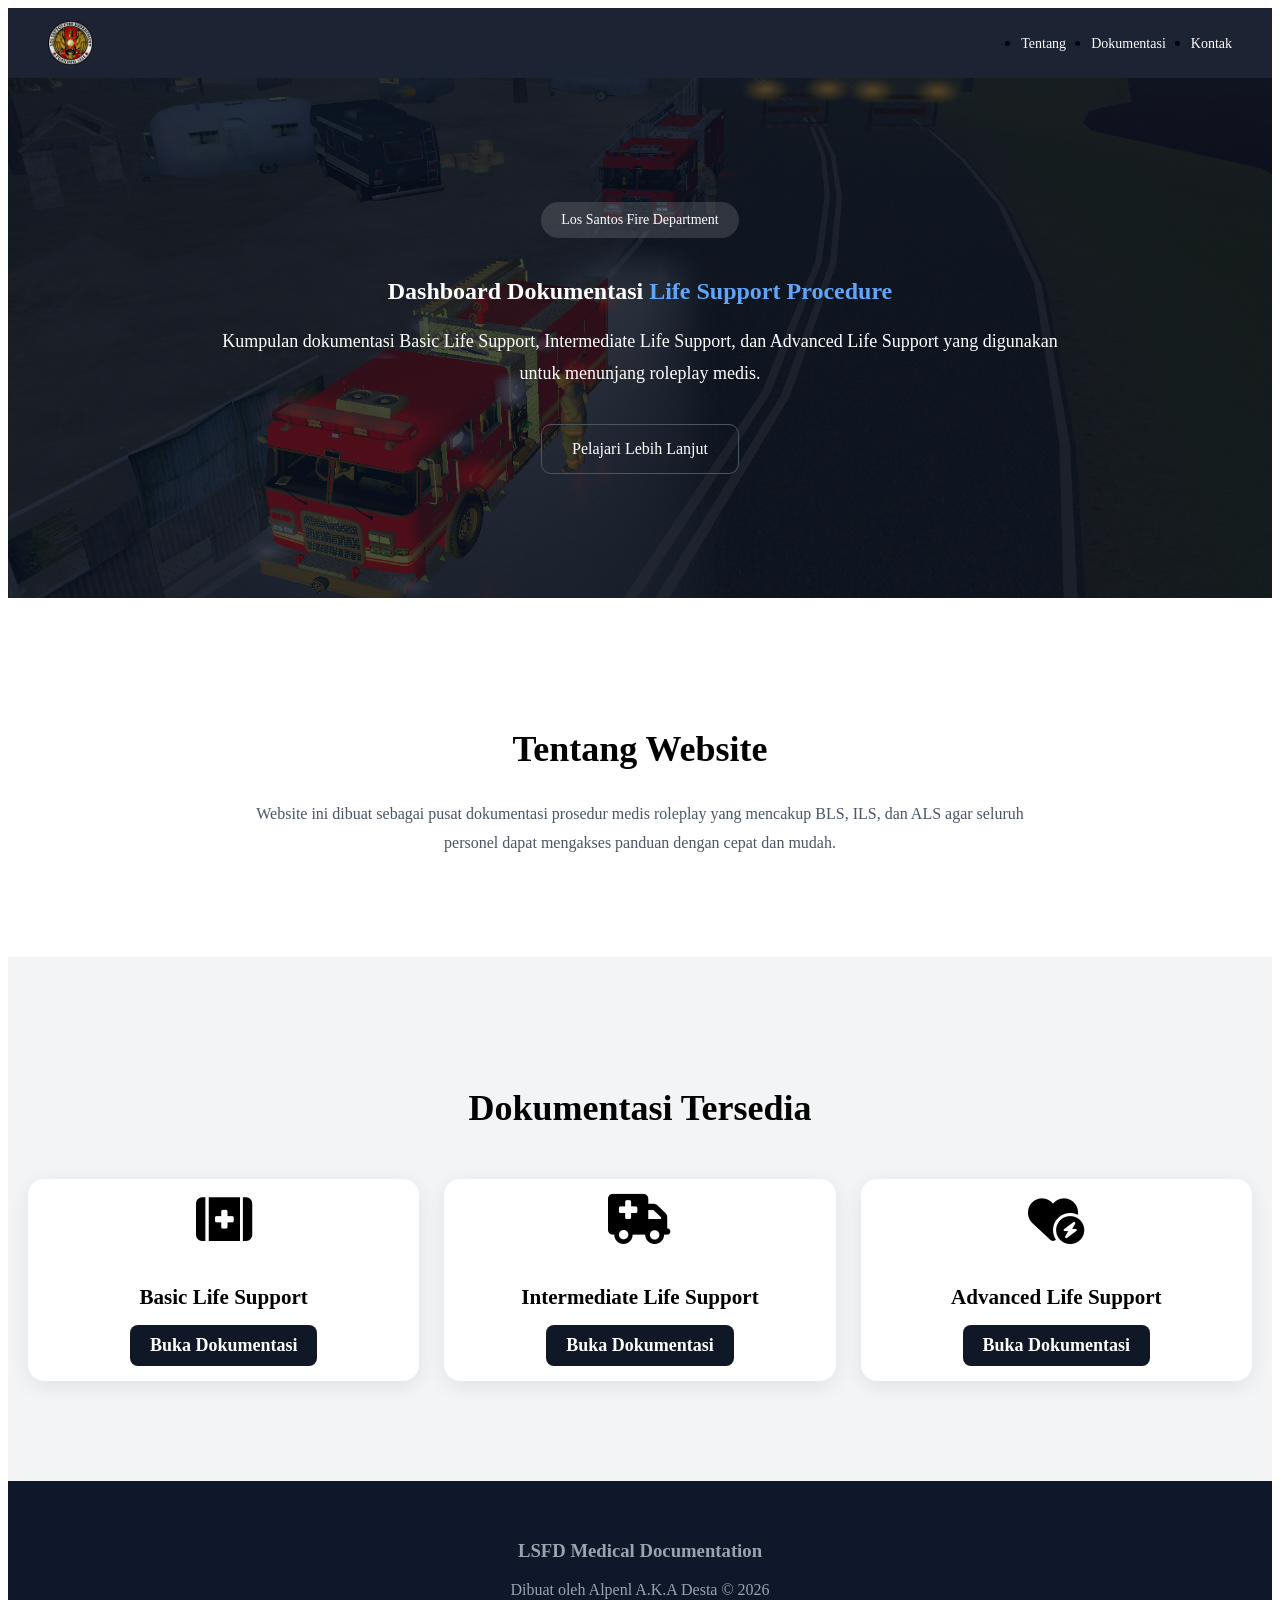
<file: index.html>
<!DOCTYPE html>
<html lang="id">
<head>
    <meta charset="UTF-8">
    <meta name="viewport" content="width=device-width, initial-scale=1.0">
    <title>LSFD Medical Documentation</title>

    <link rel="stylesheet" href="landing.css">

    <link rel="stylesheet"
    href="https://cdnjs.cloudflare.com/ajax/libs/font-awesome/6.5.2/css/all.min.css">
</head>
<body>

<nav class="navbar">
    <a href="index.html" class="brand">
        <img src="LSFD logo.png" alt="Logo LSFD" class="navbar-logo">
        <!-- Opsional: Jika ingin menambah teks di samping logo -->
        <!-- <span>LSFD Medical</span> -->
    </a>
    <ul class="nav-links">
        <li><a href="tentang">Tentang</a></li>
        <li><a href="dokumentasi">Dokumentasi</a></li>
        <li><a href="kontak">Kontak</a></li>
    </ul>
</nav>

<section class="hero">

    <div class="hero-content">

        <span class="badge">
            Los Santos Fire Department
        </span>

        <h1>
            Dashboard Dokumentasi
            <span>Life Support Procedure</span>
        </h1>

        <p>
            Kumpulan dokumentasi Basic Life Support,
            Intermediate Life Support, dan Advanced Life Support
            yang digunakan untuk menunjang roleplay medis.
        </p>

        <div class="hero-buttons">
            <a href="#features" class="btn-secondary">
                Pelajari Lebih Lanjut
            </a>
        </div>

    </div>

</section>

<section id="about" class="about">

    <h2>Tentang Website</h2>

    <p>
        Website ini dibuat sebagai pusat dokumentasi
        prosedur medis roleplay yang mencakup BLS, ILS,
        dan ALS agar seluruh personel dapat mengakses
        panduan dengan cepat dan mudah.
    </p>

</section>

<section id="features" class="features">

    <h2>Dokumentasi Tersedia</h2>

    <div class="cards">

        <div class="card">
            <i class="fas fa-kit-medical"></i>
            <h3>Basic Life Support</h3>

            <a href="BLS.html">
                <b>Buka Dokumentasi</b>
            </a>
        </div>

        <div class="card">
            <i class="fas fa-truck-medical"></i>

            <h3>Intermediate Life Support</h3>

            <a href="ILS.html">
                <b>Buka Dokumentasi</b>
            </a>
        </div>

        <div class="card">
            <i class="fas fa-heart-circle-bolt"></i>
            <h3>Advanced Life Support</h3>
                <a href="ALS.html">
                <b>Buka Dokumentasi</b>
            </a>
        </div>

    </div>

</section>

<footer id="contact">

    <h3>LSFD Medical Documentation</h3>

    <p>
        Dibuat oleh Alpenl A.K.A Desta © 2026
    </p>

</footer>

</body>
</html>
</file>
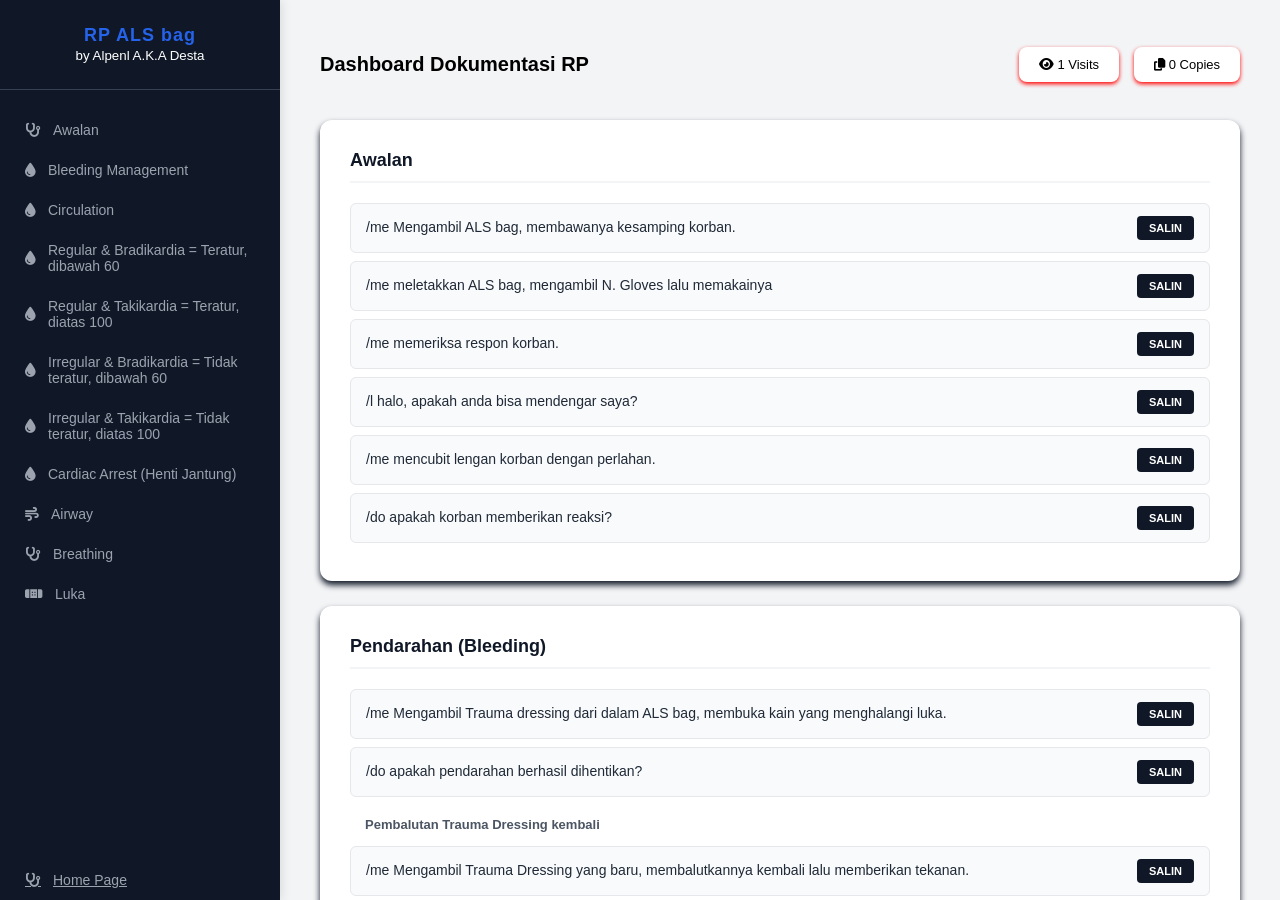
<file: ALS.html>
<!doctype html>
<html lang="id">
 <head>
  <meta charset="UTF-8">
  <meta name="viewport" content="width=device-width, initial-scale=1.0">
  <title>ALS Procedure</title>
  <link rel="stylesheet" href="style.css">
  <link rel="stylesheet" href="https://cdnjs.cloudflare.com/ajax/libs/font-awesome/6.4.0/css/all.min.css">
 </head>
 <body>
     <button class="hamburger" onclick="toggleMenu()">
    <i class="fas fa-bars"></i>
     </button>
  <div class="sidebar">
   <div class="sidebar-header">
    <h2>RP ALS bag</h2>
    <small>by Alpenl A.K.A Desta</small>
   </div>
   <div class="nav-menu">
    <div class="nav-link" onclick="sc('sec1')">
     <i class="fas fa-stethoscope"></i> Awalan </div>
     <div class="nav-link" onclick="sc('sec2')">
     <i class="fas fa-droplet"></i> Bleeding Management </div>
    <div class="nav-link" onclick="sc('sec3')">
     <i class="fas fa-droplet"></i> Circulation </div>
    <div class="nav-link" onclick="sc('sec4')">
     <i class="fas fa-droplet"></i> Regular & Bradikardia = Teratur, dibawah 60 </div>
    <div class="nav-link" onclick="sc('sec5')">
     <i class="fas fa-droplet"></i> Regular & Takikardia = Teratur, diatas 100 </div>
     <div class="nav-link" onclick="sc('sec6')">
     <i class="fas fa-droplet"></i> Irregular & Bradikardia = Tidak teratur, dibawah 60 </div>
    <div class="nav-link" onclick="sc('sec7')">
     <i class="fas fa-droplet"></i> Irregular & Takikardia = Tidak teratur, diatas 100 </div>
     <div class="nav-link" onclick="sc('sec8')">
     <i class="fas fa-droplet"></i> Cardiac Arrest (Henti Jantung)</div>
     <div class="nav-link" onclick="sc('sec9')">
     <i class="fas fa-wind"></i> Airway </div>
    <div class="nav-link" onclick="sc('sec10')">
     <i class="fas fa-stethoscope"></i> Breathing </div>
   <div class="nav-link" onclick="sc('sec11')">
     <i class="fas fa-band-aid"></i> Luka </div>
   </div>
   <a href="index.html" target="_self" class="nav-link">
     <i class="fas fa-stethoscope"></i> Home Page
    </a>
  </div>
  <div class="main">
   <div class="header-box">
    <h1 style="font-size: 20px;">Dashboard Dokumentasi RP</h1>
    <div class="stats">
        <div class="stat-card">
        <i class="fas fa-eye"></i> <span id="v">0</span> Visits
        </div>
        <div class="stat-card">
        <i class="fas fa-copy"></i> <span id="c">0</span> Copies
        </div>
    </div>
   </div>
   <!-- End of Header Box -->
<div class="section" id="sec1">
    <div class="section-title">Awalan</div>
    <div class="row">
     <div class="text">/me Mengambil ALS bag, membawanya kesamping korban.</div>
     <button class="copy-btn" onclick="cp(this)">SALIN</button>
    </div>
    <div class="row">
     <div class="text">/me meletakkan ALS bag, mengambil N. Gloves lalu memakainya</div>
     <button class="copy-btn" onclick="cp(this)">SALIN</button>
    </div>
    <div class="row">
     <div class="text">/me memeriksa respon korban.</div>
     <button class="copy-btn" onclick="cp(this)">SALIN</button>
    </div>
    <div class="row">
     <div class="text">/l halo, apakah anda bisa mendengar saya?</div>
     <button class="copy-btn" onclick="cp(this)">SALIN</button>
    </div>
    <div class="row">
     <div class="text">/me mencubit lengan korban dengan perlahan.</div>
     <button class="copy-btn" onclick="cp(this)">SALIN</button>
    </div>
    <div class="row">
     <div class="text">/do apakah korban memberikan reaksi?</div>
     <button class="copy-btn" onclick="cp(this)">SALIN</button>
    </div>
   </div>
   <!-- End of Section 1 -->
   <div class="section" id="sec2">
    <div class="section-title">Pendarahan (Bleeding)</div>
    <div class="row">
     <div class="text">/me Mengambil Trauma dressing dari dalam ALS bag, membuka kain yang menghalangi luka.</div>
     <button class="copy-btn" onclick="cp(this)">SALIN</button>
    </div>
    <div class="row">
     <div class="text">/do apakah pendarahan berhasil dihentikan?</div>
     <button class="copy-btn" onclick="cp(this)">SALIN</button>
    </div>
    <div class="plain-text"><b>Pembalutan Trauma Dressing kembali</b></div>
    <div class="row">
     <div class="text">/me Mengambil Trauma Dressing yang baru, membalutkannya kembali lalu memberikan tekanan.</div>
     <button class="copy-btn" onclick="cp(this)">SALIN</button>
    </div>
    <div class="row">
     <div class="text">/do apakah pendarahan telah terhenti?</div>
     <button class="copy-btn" onclick="cp(this)">SALIN</button>
    </div>
    <div class="plain-text"><b>Elevation</b></div>
    <div class="row">
     <div class="text">/me Mengangkat lengan korban yang masih terjadi pendarahan keatas dada.</div>
     <button class="copy-btn" onclick="cp(this)">SALIN</button>
    </div>
    <div class="row">
     <div class="text">/do apakah pendarahan berhenti?</div>
     <button class="copy-btn" onclick="cp(this)">SALIN</button>
    </div>
    <div class="plain-text"><b>Arterial Pressure</b></div>
    <div class="row">
        <div class="text">/me Menekan arteri yang berada diatas luka pendarahan.</div>
        <button class="copy-btn" onclick="cp(this)">SALIN</button>
    </div>
    <div class="row">
        <div class="text">/do Apakah pendarahan berhenti?</div>
        <button class="copy-btn" onclick="cp(this)">SALIN</button>
    </div>
    <div class="plain-text"><b>Tourniquet</b></div>
    <div class="row">
     <div class="text">/me Mengambil tourniquet dari dalam ALS bag, mengikatnya diatas luka pendarahan, lalu mengencangkannya hingga pendarahan berhenti.</div>
     <button class="copy-btn" onclick="cp(this)">SALIN</button>
    </div>
    <div class="plain-text"><b>CRoC (Combat Ready Clamp(Groin))</b></div>
    <div class="row">
     <div class="text">/me mengambil CRoC dari dalam ALS bag lalu merakit CRoC tersebut.</div>
     <button class="copy-btn" onclick="cp(this)">SALIN</button>
    </div>
    <div class="row">
     <div class="text">/me meletakkan CRoC di area luka yang mengalami pendarahan.</div>
     <button class="copy-btn" onclick="cp(this)">SALIN</button>
    </div>
    <div class="row">
     <div class="text">/me memposisikan lengan mendatar CRoC di atas luka pendarahan.</div>
     <button class="copy-btn" onclick="cp(this)">SALIN</button>
    </div>
    <div class="row">
     <div class="text">/me memastikan kepala cakram CRoC menyentuh luka pendarahan.</div>
     <button class="copy-btn" onclick="cp(this)">SALIN</button>
    </div>
    <div class="row">
     <div class="text">/me memutar T-Handle, memberikan tekanan hingga pendarahan terhenti.</div>
     <button class="copy-btn" onclick="cp(this)">SALIN</button>
    </div>
    <div class="row">
     <div class="text">/do apakah pendarahan telah terhenti?</div>
     <button class="copy-btn" onclick="cp(this)">SALIN</button>
    </div>
   </div>
   <!-- End of Section 2 -->
<div class="section" id="sec3">
    <div class="section-title">Circulation </div>
    <div class="plain-text"><b>Jika Korban masih Sadar</b></div>
    <div class="row">
     <div class="text">/me meletakkan kedua jarinya pada Carotid Artery korban, menghitung denyut nadinya</div>
     <button class="copy-btn" onclick="cp(this)">SALIN</button>
    </div>
    <div class="row">
     <div class="text">/do Pulse? (60-100 Normal) Regular or Irregular Beat?</div>
     <button class="copy-btn" onclick="cp(this)">SALIN</button>
    </div>
    <div class="plain-text"><b>Pingsan/Tidak Sadar</b></div>
    <div class="row">
     <div class="text">/me Mengambil Alkohol swab dan kapas, menuangkan alkohol swab ke kapas, membuka baju korban, lalu membersihkan Area dada korban</div>
     <button class="copy-btn" onclick="cp(this)">SALIN</button>
    </div>
    <div class="row">
     <div class="text">/me mengambil Lifepak 35 dari dalam ALS bag, Memasang Elektroda pada dada korban, menyalakannya dengan menekan tombol POWER.</div>
     <button class="copy-btn" onclick="cp(this)">SALIN</button>
    </div>
    <div class="row">
     <div class="text">/do Lifepak 35 memantau irama jantung korban secara langsung. </div>
     <button class="copy-btn" onclick="cp(this)">SALIN</button>
     </div> 
    <div class="row">
     <div class="text">/me melihat indikator pada Lifepak 35 untuk mengetahui kondisi jantung korban.</div>
     <button class="copy-btn" onclick="cp(this)">SALIN</button>
     </div>
    <div class="row">
     <div class="text">/do Pulse? (60-100 Normal) Regular or Irregular Beat?</div>
     <button class="copy-btn" onclick="cp(this)">SALIN</button>
    </div>
   </div>
   <!-- End of Section 3 -->
<div class="section" id="sec4">
    <div class="section-title">Regular & Bradikardia = Teratur < 60</div>
    <div class="plain-text"><b>CPR & BVM</b></div>
    <div class="row">
     <div class="text">/me Meletakkan kedua tangannya di atas dada korban, melakukan prosedur CPR sebanyak 30 kali selama 1 menit.</div>
     <button class="copy-btn" onclick="cp(this)">SALIN</button>
    </div>
    <div class="row">
     <div class="text">/me Mengambil BVM dari ALS bag, memasangnya pada mulut dan hidung korban, menekan kantung udara BVM sebanyak 2 kali</div>
     <button class="copy-btn" onclick="cp(this)">SALIN</button>
    </div>
    <div class="plain-text"><b>Pemberian Atropine melalui IV</b></div>
    <div class="row">
     <div class="text">/me  mengambil alkohol swab dan kapas dari ALS bag, membersihkan area punggung tangan. </div>
     <button class="copy-btn" onclick="cp(this)">SALIN</button>
    </div>
    <div class="row">
     <div class="text">/me mengambil set infus, abocath, dan Atropine. perlahan menusukkan jarum ke vena di punggung tangan korban.</div>
     <button class="copy-btn" onclick="cp(this)">SALIN</button>
    </div>
    <div class="row">
     <div class="text">/me menyuntikkan Atropine melalui injection port pada selang infus,  mengatur tetesan cairan agar masuk konstan.</div>
     <button class="copy-btn" onclick="cp(this)">SALIN</button>
    </div>
    <div class="row">
     <div class="text">/me membuang jarum bekas kedalam Safety Box, memasangkan plester fikasi pada area suntikan.</div>
     <button class="copy-btn" onclick="cp(this)">SALIN</button>
    </div>
    <div class="row">
     <div class="text">/do Atropine dapat membantu Menaikkan nadi yang terlalu lambat.</div>
     <button class="copy-btn" onclick="cp(this)">SALIN</button>
    </div>
    <div class="row">
     <div class="text">/me melihat kembali indikator pada Lifepak 35.</div>
     <button class="copy-btn" onclick="cp(this)">SALIN</button>
    </div>
    <div class="row">
     <div class="text">/do Pulse? (60-100 Normal) Regular or Irregular Beat?</div>
     <button class="copy-btn" onclick="cp(this)">SALIN</button>
    </div>
   </div>
  <!-- End of Section 4 -->
<div class="section" id="sec5">
    <div class="section-title">Regular & Takikardia = Teratur > 100</div>
    <div class="plain-text"><b>Pemberian Adenosin melalui IV</b></div>
    <div class="row">
     <div class="text">/me  mengambil alkohol swab dan kapas dari ALS bag, membersihkan area punggung tangan. </div>
     <button class="copy-btn" onclick="cp(this)">SALIN</button>
    </div>
    <div class="row">
     <div class="text">/me mengambil set infus, abocath, dan Adenosin. perlahan menusukkan jarum ke vena di punggung tangan korban.</div>
     <button class="copy-btn" onclick="cp(this)">SALIN</button>
    </div>
    <div class="row">
     <div class="text">/me menyuntikkan Adenosin melalui injection port pada selang infus,  mengatur tetesan cairan agar masuk konstan.</div>
     <button class="copy-btn" onclick="cp(this)">SALIN</button>
    </div>
    <div class="row">
     <div class="text">/me membuang jarum bekas kedalam Safety Box, memasangkan plester fikasi pada area suntikan.</div>
     <button class="copy-btn" onclick="cp(this)">SALIN</button>
    </div>
    <div class="row">
     <div class="text">/do Adenosin dapat membantu Mengatasi irama Takikardia.</div>
     <button class="copy-btn" onclick="cp(this)">SALIN</button>
    </div>
    <div class="row">
     <div class="text">/me melihat kembali indikator pada Lifepak 35.</div>
     <button class="copy-btn" onclick="cp(this)">SALIN</button>
    </div>
    <div class="row">
     <div class="text">/do Pulse? (60-100 Normal) Regular or Irregular Beat?</div>
     <button class="copy-btn" onclick="cp(this)">SALIN</button>
    </div>
    <div class="plain-text"><b>KARDIOVERSI</b></div>
    <div class="row">
     <div class="text">/me menekan tombol SYNC pada Lifepak 35, mengatur energi pada Lifepak 35 sebesar 100 Joule dan menekan tombol CHARGE.</div>
     <button class="copy-btn" onclick="cp(this)">SALIN</button>
    </div>
    <div class="row">
     <div class="text">/me menekan tombol shock pada lifepak 35 hingga energi dilepaskan.</div>
     <button class="copy-btn" onclick="cp(this)">SALIN</button>
    </div>
   </div>
   <!-- End of Section 5 -->
<div class="section" id="sec6">
    <div class="section-title">Irregular & Bradikardia = Tidak Teratur < 60</div>
    <div class="plain-text"><b>Pemberian Atropine melalui IV</b></div>
    <div class="row">
     <div class="text">/me  mengambil alkohol swab dan kapas dari ALS bag, membersihkan area punggung tangan. </div>
     <button class="copy-btn" onclick="cp(this)">SALIN</button>
    </div>
    <div class="row">
     <div class="text">/me mengambil set infus, abocath, dan Atropine. perlahan menusukkan jarum ke vena di punggung tangan korban.</div>
     <button class="copy-btn" onclick="cp(this)">SALIN</button>
    </div>
    <div class="row">
     <div class="text">/me menyuntikkan Atropine melalui injection port pada selang infus,  mengatur tetesan cairan agar masuk konstan.</div>
     <button class="copy-btn" onclick="cp(this)">SALIN</button>
    </div>
    <div class="row">
     <div class="text">/me membuang jarum bekas kedalam Safety Box, memasangkan plester fikasi pada area suntikan.</div>
     <button class="copy-btn" onclick="cp(this)">SALIN</button>
    </div>
    <div class="row">
     <div class="text">/do Atropine dapat membantu Menaikkan nadi yang terlalu lambat.</div>
     <button class="copy-btn" onclick="cp(this)">SALIN</button>
    </div>
    <div class="row">
     <div class="text">/me melihat kembali indikator pada Lifepak 35.</div>
     <button class="copy-btn" onclick="cp(this)">SALIN</button>
    </div>
    <div class="row">
     <div class="text">/do Pulse? (60-100 Normal) Regular or Irregular Beat?</div>
     <button class="copy-btn" onclick="cp(this)">SALIN</button>
    </div>
    <div class="plain-text"><b>JIKA TIDAK KEMBALI NORMAL DENGAN ATROPINE, KITA BISA 
MELAKUKAN PACU JANTUNG DENGAN LIFEPAK 35</b></div>
    <div class="row">
     <div class="text">/me Menekan tombol PACING di Lifepak 35, mengatur energi ke 50-100Joule, menekan tombol CHARGE</div>
     <button class="copy-btn" onclick="cp(this)">SALIN</button>
    </div>
    <div class="row">
     <div class="text">/me menekan tombol shock pada lifepak 35 hingga energi dilepaskan.</div>
     <button class="copy-btn" onclick="cp(this)">SALIN</button>
    </div>
     <div class="row">
    <div class="text">/me melihat kembali indikator pada Lifepak 35.</div>
     <button class="copy-btn" onclick="cp(this)">SALIN</button>
    </div>
    <div class="row">
     <div class="text">/do Pulse? (60-100 Normal) Regular or Irregular Beat?</div>
     <button class="copy-btn" onclick="cp(this)">SALIN</button>
    </div>
   </div>
   <!-- End of Section 6 -->
<div class="section" id="sec7">
    <div class="section-title">Irregular & Takikardia = Tidak Teratur > 100</div>
    <div class="plain-text"><b>Pemberian Amoidarone melalui IV</b></div>
    <div class="row">
     <div class="text">/me  mengambil alkohol swab dan kapas dari ALS bag, membersihkan area punggung tangan. </div>
     <button class="copy-btn" onclick="cp(this)">SALIN</button>
    </div>
    <div class="row">
     <div class="text">/me mengambil set infus, abocath, dan Amoidarone. perlahan menusukkan jarum ke vena di punggung tangan korban.</div>
     <button class="copy-btn" onclick="cp(this)">SALIN</button>
    </div>
    <div class="row">
     <div class="text">/me menyuntikkan Amoidarone melalui injection port pada selang infus,  mengatur tetesan cairan agar masuk konstan.</div>
     <button class="copy-btn" onclick="cp(this)">SALIN</button>
    </div>
    <div class="row">
     <div class="text">/me membuang jarum bekas kedalam Safety Box, memasangkan plester fikasi pada area suntikan.</div>
     <button class="copy-btn" onclick="cp(this)">SALIN</button>
    </div>
     <div class="row">
     <div class="text">/do Amoidarone dapat membantu Mengatasi irama jantung yang kacau.</div>
     <button class="copy-btn" onclick="cp(this)">SALIN</button>
    </div>
    <div class="row">
     <div class="text">/me melihat kembali indikator pada Lifepak 35.</div>
     <button class="copy-btn" onclick="cp(this)">SALIN</button>
    </div>
    <div class="row">
     <div class="text">/do Pulse? (60-100 Normal) Regular or Irregular Beat?</div>
     <button class="copy-btn" onclick="cp(this)">SALIN</button>
    </div>
    <div class="plain-text"><b>JIKA MASIH BELUM STABIL KITA LAKUKAN KARDIOVERSI DENGAN 
LIFEPAK 35 PADA KORBAN</b></div>
    <div class="row">
     <div class="text">/me Menekan tombol SYNC pada Lifepak 35, mengatur energinya sebesar 100 Joule, menekan tombol CHARGE.</div>
     <button class="copy-btn" onclick="cp(this)">SALIN</button>
    </div>
    <div class="row">
     <div class="text">/me menekan tombol shock pada lifepak 35 hingga energi dilepaskan.</div>
     <button class="copy-btn" onclick="cp(this)">SALIN</button>
    </div>
     <div class="row">
    <div class="text">/me melihat kembali indikator pada Lifepak 35.</div>
     <button class="copy-btn" onclick="cp(this)">SALIN</button>
    </div>
    <div class="row">
     <div class="text">/do Pulse? (60-100 Normal) Regular or Irregular Beat?</div>
     <button class="copy-btn" onclick="cp(this)">SALIN</button>
    </div>
   </div>
   <!-- End of Section 7 -->
<div class="section" id="sec8">
    <div class="section-title">Cardiac Arrest (Henti Jantung)</div>
<div class="plain-text">CPR & BVM</div>
    <div class="row">
     <div class="text">/me Meletakkan kedua jarinya pada dada korban lalu melakukan prosedur CPR sebanyak 30 kali selama 1 menit.</div>
     <button class="copy-btn" onclick="cp(this)">SALIN</button>
    </div>
    <div class="row">
     <div class="text">/me Mengambil BVM dari ALS Bag, memasangnya pada mulut dan hidung korban, menekan kantung udara BVM sebanyak 5 kali.</div>
     <button class="copy-btn" onclick="cp(this)">SALIN</button>
    </div>
    <div class="plain-text"><b>DEFIBRILASI</b></div>
    <div class="row">
     <div class="text">/me Menekan tombol CHANGE, mengatur energi pada sebesar 200 Joule lalu menekan tombol Select. Melakukan CPR kembali sembari menunggu</div>
     <button class="copy-btn" onclick="cp(this)">SALIN</button>
    </div>
    <div class="row">
     <div class="text">/do Terdengar suara CONTINUE dari Lifepak 35.</div>
     <button class="copy-btn" onclick="cp(this)">SALIN</button>
    </div>
    <div class="row">
     <div class="text">/me menekan tombol shock untuk menghantarkan energi ke tubuh korban, setelah shock melanjutkan CPR kembali pada dada korban.</div>
     <button class="copy-btn" onclick="cp(this)">SALIN</button>
    </div>
     <div class="plain-text"><b>Pemberian Ephinefrin melalui IV</b></div>
    <div class="row">
     <div class="text">/me  mengambil alkohol swab dan kapas dari ALS bag, membersihkan area punggung tangan. </div>
     <button class="copy-btn" onclick="cp(this)">SALIN</button>
    </div>
    <div class="row">
     <div class="text">/me mengambil set infus, abocath, dan Ephinefrin. perlahan menusukkan jarum ke vena di punggung tangan korban.</div>
     <button class="copy-btn" onclick="cp(this)">SALIN</button>
    </div>
    <div class="row">
     <div class="text">/me menyuntikkan Ephinefrin melalui injection port pada selang infus,  mengatur tetesan cairan agar masuk konstan.</div>
     <button class="copy-btn" onclick="cp(this)">SALIN</button>
    </div>
    <div class="row">
     <div class="text">/me membuang jarum bekas kedalam Safety Box, memasangkan plester fikasi pada area suntikan.</div>
     <button class="copy-btn" onclick="cp(this)">SALIN</button>
    </div>
    <div class="row">
     <div class="text">/do Ephinefrin dapat membantu Memacu jantung pada kondisi henti jantung</div>
     <button class="copy-btn" onclick="cp(this)">SALIN</button>
    </div>
    <div class="row">
     <div class="text">/me melihat kembali indikator pada Lifepak 35.</div>
     <button class="copy-btn" onclick="cp(this)">SALIN</button>
    </div>
    <div class="row">
     <div class="text">/do Pulse? (60-100 Normal) Regular or Irregular Beat?</div>
     <button class="copy-btn" onclick="cp(this)">SALIN</button>
    </div>
   </div> 
   <!-- End of Section 8 -->
<div class="section" id="sec9">
    <div class="section-title">Airway </div>
    <div class="plain-text"><b>MEMBUKA AIRWAY (Head Tilt/Chin Lift) (Pingsan Biasa)</b></div>
    <div class="row">
     <div class="text">/me menekan dahi pasien ke bawah sambil mengangkat tulang dagu ke atas
menggunakan jari agar pangkal lidah terangkat.</div>
     <button class="copy-btn" onclick="cp(this)">SALIN</button>
    </div>
    <div class="plain-text"><b>MEMMBUKA AIRWAY (Jaw Thrust) (Trauma Berat/Kecelakaan)</b></div>
    <div class="row">
     <div class="text">/me mendorong sudut rahang bawah pasien ke arah depan tanpa menggerakkan posisi leher..</div>
     <button class="copy-btn" onclick="cp(this)">SALIN</button>
    </div>
    <div class="row">
     <div class="text">/me mengambil Penlight dari dalam ALS Bag, menyalakkannya lalu memeriksa Airway Korban.</div>
     <button class="copy-btn" onclick="cp(this)">SALIN</button>
    </div>
    <div class="row">
     <div class="text">/do apakah ada halangan di Airway korban?</div>
     <button class="copy-btn" onclick="cp(this)">SALIN</button>
    </div>
    <div class="plain-text"><b>HALANGAN BENDA PADAT (Tweezer)</b></div>
    <div class="row">
     <div class="text">/me  mengambil tweezer dari dalam ALS Bag, kemudian mencoba mengambil
halangan tersebut dengan cara menjepit nya dan menariknya keluar</div>
     <button class="copy-btn" onclick="cp(this)">SALIN</button>
    </div>
    <div class="plain-text"><b>HALANGAN BENDA CAIR (Suction)</b></div>
    <div class="row">
     <div class="text">/me  memasukkan kateter suction ke dalam rongga mulut hingga pangkal lidah,
lalu menariknya keluar secara melingkar sambil menyedot cairan yang ada.</div>
     <button class="copy-btn" onclick="cp(this)">SALIN</button>
    </div>
    <div class="plain-text"><b>OPA (Oropharyngeal Airway) (Pasien Pingsan) (Membantu jalan nafas tetap
terbuka)</b></div>
    <div class="row">
     <div class="text">/me memasukkan alat OPA dengan posisi melengkung keatas,memutarnya 180 derajat saat menyentuh langit mulut.</div>
     <button class="copy-btn" onclick="cp(this)">SALIN</button>
    </div>
   </div>
  <!-- End of Section 9 -->
   <div class="section" id="sec10">
    <div class="section-title">Breathing</div>
    <div class="plain-text">//Cek Manual</div>
    <div class="row">
     <div class="text">/me mendekatkan telinga ke hidung dan mulut korban, melihat kearah dada, menghitung jumlah pernafasannya.
</div>
     <button class="copy-btn" onclick="cp(this)">SALIN</button>
    </div>
    <div class="row">
     <div class="text">/do Jumlah Pernafasan? (12-20 normal) </div>
     <button class="copy-btn" onclick="cp(this)">SALIN</button>
    </div>
    <div class="plain-text">//CEK SATURASI OKSIGEN dengan Pulse Oximeter</div>
    <div class="row">
     <div class="text">/me mengambil oximeter dari ALS bag, menjepitkannya pada
ujung jari telunjuk tangan kanan korban untuk mengukur saturasi oksigen.
</div>
     <button class="copy-btn" onclick="cp(this)">SALIN</button>
    </div>
    <div class="row">
     <div class="text">/do Saturasi oksigen? (95-100 persen normalnya)</div>
     <button class="copy-btn" onclick="cp(this)">SALIN</button>
    </div>
    <div class="plain-text"><b>NASAL CANNULA (90-94)</b></div> 
    <div class="row">
     <div class="text">/me memutar flowmeter pada tabung oksigen ke angka 4 LPM, lalu mengecek
aliran udara di ujung selang menggunakan punggung tangan.</div>
     <button class="copy-btn" onclick="cp(this)">SALIN</button>
    </div>
    <div class="row">
     <div class="text">/me memasangkan kedua kanula ke lubang hidung pasien dan menyampirkan
talinya ke belakang telinga agar posisi selang tidak bergeser.</div>
     <button class="copy-btn" onclick="cp(this)">SALIN</button>
    </div>
    <div class="plain-text"><b>SIMPLE FACE MASK 85-89%</b></div>
    <div class="row">
     <div class="text">/me membuka katup tabung oksigen dan mengatur aliran pada 8 LPM,
kemudian memastikan masker wajah dalam kondisi bersih.</div>
     <button class="copy-btn" onclick="cp(this)">SALIN</button>
    </div>
    <div class="row">
     <div class="text">/me memposisikan masker SFM menutupi hidung hingga dagu pasien, lalu
menarik tali elastisnya ke belakang kepala agar masker menempel rapat.
</div>
     <button class="copy-btn" onclick="cp(this)">SALIN</button>
    </div>
    <div class="plain-text"><b>NON-REBREATHING MASK (dibawah 85 )</b></div>
    <div class="row">
     <div class="text">/me memutar knop tabung oksigen ke aliran maksimal 15 LPM, lalu menutup
katup masker hingga kantung reservoar terisi penuh.</div>
     <button class="copy-btn" onclick="cp(this)">SALIN</button>
    </div>
    <div class="row">
     <div class="text">/me menempelkan masker NRM dengan teknik seal yang kuat pada wajah
pasien agar oksigen murni tidak bercampur dengan udara luar.
</div>
     <button class="copy-btn" onclick="cp(this)">SALIN</button>
    </div>
   </div>
    <!-- End of Section 10 -->
   <div class="section" id="sec11">
    <div class="section-title">Penanganan Luka</div>
    <div class="plain-text"><b>Luka terbuka (Tergores)</b></div>
    <div class="row">
     <div class="text">/me mengambil saline solution dan cutton pad dari ALS</div>
     <button class="copy-btn" onclick="cp(this)">SALIN</button>
    </div>
    <div class="row">
     <div class="text">/me menuangkan saline solution keatas cutton pad lalu mengoleskannya ke luka korban</div>
     <button class="copy-btn" onclick="cp(this)">SALIN</button>
    </div>
    <div class="row">
     <div class="text">/me mengambil gauze pad dan medical tape dari ALS</div>
     <button class="copy-btn" onclick="cp(this)">SALIN</button>
    </div>
    <div class="row">
     <div class="text">/me menaruh gauze pad diatas luka korban dan merekatkannya dengan medical tape</div>
     <button class="copy-btn" onclick="cp(this)">SALIN</button>
    </div>
    <div class="plain-text"><b>Triangular Bandage</b> Jika kamu merasakan ada tulang yang patah di bagian lengan, maka diwajibkan untuk kamu menggunakan Triangular Bandage. Triangular Bandage digunakan untuk mencegah cedera lebih lanjut pada lengan yang patah. Cara memakai Triangular Bandage adalah dengan mengaitkan ujung satu ke belakang leher dan ujung satu lagi ke bawah lengan yang patah secara DIAGONAL. Jika tulang patah terbuka/compound, segera lakukan D.E.A.T.H lalu pasangkan Triangular Bandage, alat ini terdapat di dalam ALS bag anda.
Cara memakai Triangular Bandage</div>
    <div class="row">
     <div class="text">/me memposisikan lengannya menjadi huruf L di depan dadanya.</div>
     <button class="copy-btn" onclick="cp(this)">SALIN</button>
    </div>
    <div class="row">
     <div class="text">/me mengaplikasikan Triangular Bandage tersebut dan mengikatnya di belakang leher korban.</div>
     <button class="copy-btn" onclick="cp(this)">SALIN</button>
    </div>
   <div class="plain-text"><b>Cervical Collar (C-Collar)</b> patah di bagian leher atau tulang belakang</div>
    <div class="row">
     <div class="text">/me mengambil C-Collar dari dalam ALS bag, membuka kancingnya lalu memasangnya pada leher korban.</div>
     <button class="copy-btn" onclick="cp(this)">SALIN</button>
    </div>
    <div class="plain-text"><b>Vacuum Splint</b>  digunakan untuk pasien yang mengalami patah tulang pada Lengan & Kaki.</div>
    <div class="row">
     <div class="text">/me mengambil Vacuum Splint dan pompa portable dari ALS bag.</div>
     <button class="copy-btn" onclick="cp(this)">SALIN</button>
    </div>
    <div class="row">
     <div class="text">/me memasangkan Vacuum Splint pada bagian luka korban yang mengalami patah tulang dan mengunci katupnya.</div>
     <button class="copy-btn" onclick="cp(this)">SALIN</button>
    </div>
    <div class="row">
     <div class="text">/me memompa pompa portable tersebut hingga Vacuum Splint mengeras.</div>
     <button class="copy-btn" onclick="cp(this)">SALIN</button>
    </div>
    <!-- End of Section 11 -->
        <div class="section" id="sec6">
    <div class="section-title">Penanganan Luka</div>
    <div class="plain-text"><b>Luka terbuka (Tergores)</b></div>
    <div class="row">
     <div class="text">/me mengambil saline solution dan cutton pad dari BLS</div>
     <button class="copy-btn" onclick="cp(this)">SALIN</button>
    </div>
    <div class="row">
     <div class="text">/me menuangkan saline solution keatas cutton pad lalu mengoleskannya ke luka korban</div>
     <button class="copy-btn" onclick="cp(this)">SALIN</button>
    </div>
    <div class="row">
     <div class="text">/me mengambil gauze pad dan medical tape dari BLS</div>
     <button class="copy-btn" onclick="cp(this)">SALIN</button>
    </div>
    <div class="row">
     <div class="text">/me menaruh gauze pad diatas luka korban dan merekatkannya dengan medical tape</div>
     <button class="copy-btn" onclick="cp(this)">SALIN</button>
    </div>
    <div class="plain-text"><b>Luka Memar</b></div>
    <div class="row">
     <div class="text">/me mengambil ICP dan kain tipis dari dalam ALS bag</div>
     <button class="copy-btn" onclick="cp(this)">SALIN</button>
    </div>
    <div class="row">
     <div class="text">/me menaruh ICP diatas luka memar korban, lalu menunggunya selama 15 menit</div>
     <button class="copy-btn" onclick="cp(this)">SALIN</button>
    </div>
    <div class="row">
     <div class="text">/do 15 menit berlalu</div>
     <button class="copy-btn" onclick="cp(this)">SALIN</button>
    </div>
    <div class="row">
     <div class="text">/me Mengangkat ICP, mengambil kain lalu menyimpannya kedalam ALS bag</div>
     <button class="copy-btn" onclick="cp(this)">SALIN</button>
    </div>
    <div class="plain-text"><b>Luka Bakar</b></div>
    <div class="row">
     <div class="text">/me mengambil alkohol swab dan kapas dari dalam ALS bag</div>
     <button class="copy-btn" onclick="cp(this)">SALIN</button>
    </div>
    <div class="row">
     <div class="text">/me mengoleskan alkohol ke kapas lalu mengoleskannya ke luka bakar korban</div>
     <button class="copy-btn" onclick="cp(this)">SALIN</button>
    </div>
    <div class="row">
        <div class="text">/me mengambil non stick bandage dan medical tape dari dalam ALS bag</div>
        <button class="copy-btn" onclick="cp(this)">SALIN</button>
    </div>
    <div class="row">
        <div class="text">/me menaruh non stick bandage diatas luka bakar korban, lalu merekatkannya dengan medical tape</div>
        <button class="copy-btn" onclick="cp(this)">SALIN</button>
    </div>
    <div class="plain-text"><b>Triangular Bandage</b> Jika kamu merasakan ada tulang yang patah di bagian lengan, maka diwajibkan untuk kamu menggunakan Triangular Bandage. Triangular Bandage digunakan untuk mencegah cedera lebih lanjut pada lengan yang patah. Cara memakai Triangular Bandage adalah dengan mengaitkan ujung satu ke belakang leher dan ujung satu lagi ke bawah lengan yang patah secara DIAGONAL. Jika tulang patah terbuka/compound, segera lakukan D.E.A.T lalu pasangkan Triangular Bandage, alat ini terdapat di dalam ALS bag anda.
Cara memakai Triangular Bandage</div>
    <div class="row">
     <div class="text">/me memposisikan lengannya menjadi huruf L di depan dadanya.</div>
     <button class="copy-btn" onclick="cp(this)">SALIN</button>
    </div>
    <div class="row">
     <div class="text">/me mengaplikasikan Triangular Bandage tersebut dan mengikatnya di belakang leher korban.</div>
     <button class="copy-btn" onclick="cp(this)">SALIN</button>
    </div>
   <div class="plain-text"><b>Cervical Collar (C-Collar)</b> patah di bagian leher atau tulang belakang</div>
    <div class="row">
     <div class="text">/me mengambil C-Collar dari dalam ALS bag, membuka kancingnya lalu memasangnya pada leher korban.</div>
     <button class="copy-btn" onclick="cp(this)">SALIN</button>
    </div>
    <div class="plain-text"><b>Vacuum Splint</b>  digunakan untuk pasien yang mengalami patah tulang pada Lengan & Kaki.</div>
    <div class="row">
     <div class="text">/me mengambil Vacuum Splint dan pompa portable dari ALS bag.</div>
     <button class="copy-btn" onclick="cp(this)">SALIN</button>
    </div>
    <div class="row">
     <div class="text">/me memasangkan Vacuum Splint pada bagian luka korban yang mengalami patah tulang dan mengunci katupnya.</div>
     <button class="copy-btn" onclick="cp(this)">SALIN</button>
    </div>
    <div class="row">
     <div class="text">/me memompa pompa portable tersebut hingga Vacuum Splint mengeras.</div>
     <button class="copy-btn" onclick="cp(this)">SALIN</button>
    </div>
    <!-- End of Section 12 -->
<div class="footer">
    Dibuat oleh <b>Alpenl A.K.A Desta</b> © 2026
   </div>
  </div>
  <div id="toast">Text Lo Berhasil di Copy Mpruy!!!</div>
  <script>
    // Logic Stats
    let visits = localStorage.getItem('v_sol') || 0;
    let copies = localStorage.getItem('c_sol') || 0;
    visits++;
    localStorage.setItem('v_sol', visits);
    document.getElementById('v').innerText = visits;
    document.getElementById('c').innerText = copies;

    function sc(id) {
        document.getElementById(id).scrollIntoView({ behavior: 'smooth' });
        document.querySelectorAll('.nav-link').forEach(el => el.classList.remove('active'));
        event.currentTarget.classList.add('active');
    }

    function cp(btn) {
        const txt = btn.parentElement.querySelector('.text').innerText;
        navigator.clipboard.writeText(txt);
        copies++;
        localStorage.setItem('c_sol', copies);
        document.getElementById('c').innerText = copies;
        
        const t = document.getElementById('toast');
        t.style.display = 'block';
        setTimeout(() => t.style.display = 'none', 1500);
    }
        function toggleMenu() {
    document.querySelector('.sidebar').classList.toggle('show');
}
</script>
 </body>
</html>
</file>
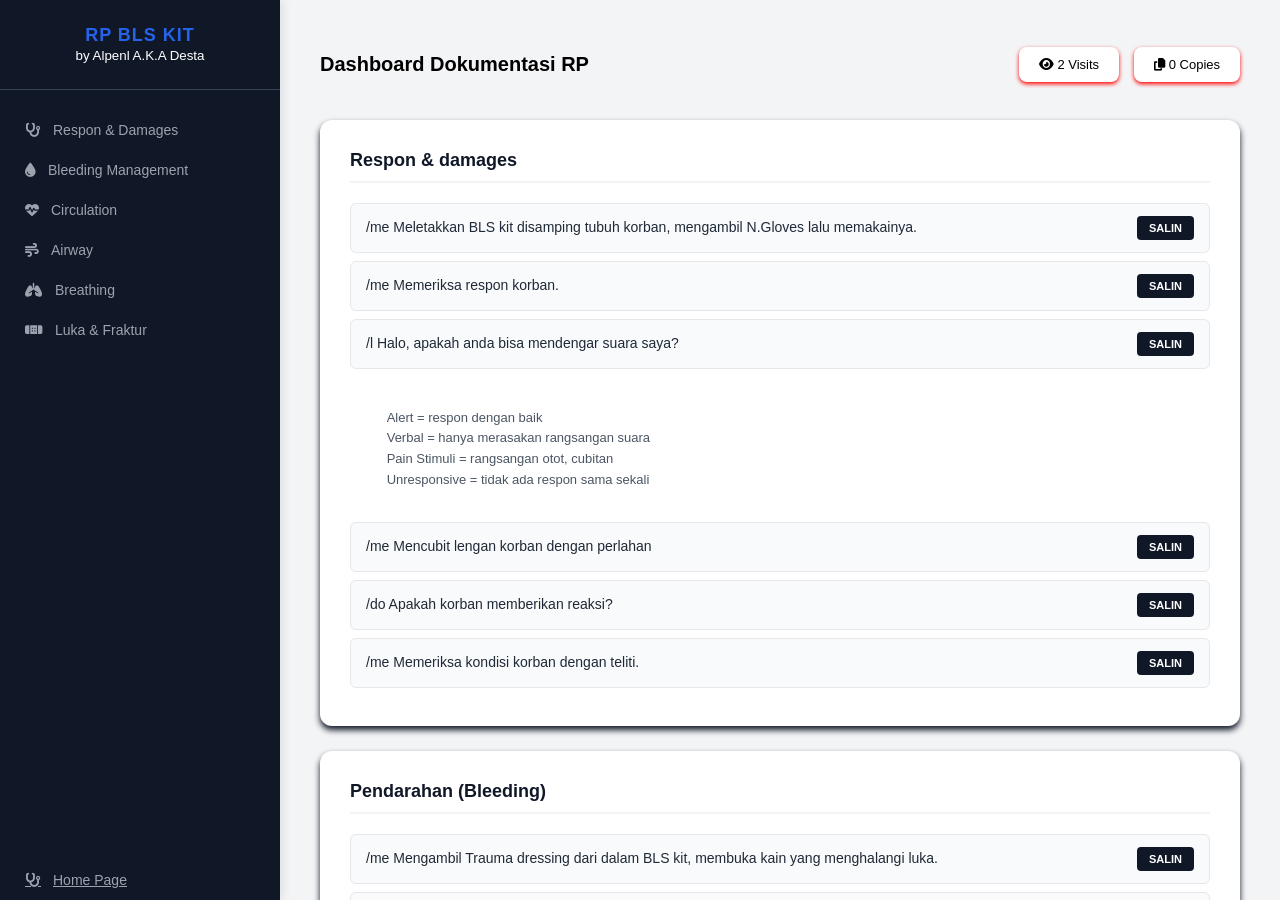
<file: BLS.html>
<!doctype html>
<html lang="id">
 <head>
  <meta charset="UTF-8">
  <meta name="viewport" content="width=device-width, initial-scale=1.0">
  <title>BLS Procedure</title>
  <link rel="stylesheet" href="style.css">
   <link rel="stylesheet" href="https://cdnjs.cloudflare.com/ajax/libs/font-awesome/6.4.0/css/all.min.css">
 </head>
 <body>
     <button class="hamburger" onclick="toggleMenu()"> 
    <i class="fas fa-bars"></i>
     </button>
  <div class="sidebar">
   <div class="sidebar-header">
    <h2>RP BLS KIT</h2>
    <small>by Alpenl A.K.A Desta</small>
   </div>
   <div class="nav-menu">
    <div class="nav-link" onclick="sc('sec1')">
     <i class="fas fa-stethoscope"></i> Respon &amp; Damages
    </div>
    <div class="nav-link" onclick="sc('sec2')">
     <i class="fas fa-droplet"></i> Bleeding Management
    </div>
    <div class="nav-link" onclick="sc('sec3')">
     <i class="fas fa-heartbeat"></i> Circulation
    </div>
    <div class="nav-link" onclick="sc('sec4')">
     <i class="fas fa-wind"></i> Airway
    </div>
    <div class="nav-link" onclick="sc('sec5')">
     <i class="fas fa-lungs"></i> Breathing
    </div>
    <div class="nav-link" onclick="sc('sec6')">
     <i class="fas fa-band-aid"></i> Luka &amp; Fraktur
    </div>
   </div>
   <a href="index.html" target="_self" class="nav-link">
     <i class="fas fa-stethoscope"></i> Home Page
    </a>
  </div>
  <div class="main">
   <div class="header-box">
    <h1 style="font-size: 20px;">Dashboard Dokumentasi RP</h1>
    <div class="stats">
        <div class="stat-card">
        <i class="fas fa-eye"></i> <span id="v">0</span> Visits
        </div>
        <div class="stat-card">
        <i class="fas fa-copy"></i> <span id="c">0</span> Copies
        </div>
    </div>
   </div>
   <!-- End of Header Box -->
   <div class="section" id="sec1">
    <div class="section-title">Respon &amp; damages</div>
    <div class="row">
     <div class="text">/me Meletakkan BLS kit disamping tubuh korban, mengambil N.Gloves lalu memakainya.</div>
     <button class="copy-btn" onclick="cp(this)">SALIN</button>
    </div>
    <div class="row">
     <div class="text">/me Memeriksa respon korban.</div>
     <button class="copy-btn" onclick="cp(this)">SALIN</button>
    </div>
    <div class="row">
     <div class="text">/l Halo, apakah anda bisa mendengar suara saya?</div>
     <button class="copy-btn" onclick="cp(this)">SALIN</button>
    </div>
    <div class="plain-text">
      Alert = respon dengan baik
      Verbal = hanya merasakan rangsangan suara
      Pain Stimuli = rangsangan otot, cubitan
      Unresponsive = tidak ada respon sama sekali
    </div>
    <div class="row">
     <div class="text">/me Mencubit lengan korban dengan perlahan</div>
     <button class="copy-btn" onclick="cp(this)">SALIN</button>
    </div>    
    <div class="row">
     <div class="text">/do Apakah korban memberikan reaksi?</div>
     <button class="copy-btn" onclick="cp(this)">SALIN</button>
    </div>
    <div class="row">
     <div class="text">/me Memeriksa kondisi korban dengan teliti.</div>
     <button class="copy-btn" onclick="cp(this)">SALIN</button>
    </div>
   </div>
   <!-- End of Section 1 -->
   <div class="section" id="sec2">
    <div class="section-title">Pendarahan (Bleeding)</div>
    <div class="row">
     <div class="text">/me Mengambil Trauma dressing dari dalam BLS kit, membuka kain yang menghalangi luka.</div>
     <button class="copy-btn" onclick="cp(this)">SALIN</button>
    </div>
    <div class="row">
     <div class="text">/do apakah pendarahan berhasil dihentikan?</div>
     <button class="copy-btn" onclick="cp(this)">SALIN</button>
    </div>
    <div class="plain-text"><b>Pembalutan Trauma Dressing kembali</b></div>
    <div class="row">
     <div class="text">/me Mengambil Trauma Dressing yang baru, membalutkannya kembali lalu memberikan tekanan.</div>
     <button class="copy-btn" onclick="cp(this)">SALIN</button>
    </div>
    <div class="row">
     <div class="text">/do apakah pendarahan telah terhenti?</div>
     <button class="copy-btn" onclick="cp(this)">SALIN</button>
    </div>
    <div class="plain-text"><b>Elevation</b></div>
    <div class="row">
     <div class="text">/me Mengangkat lengan korban yang masih terjadi pendarahan keatas dada.</div>
     <button class="copy-btn" onclick="cp(this)">SALIN</button>
    </div>
    <div class="row">
     <div class="text">/do apakah pendarahan berhenti?</div>
     <button class="copy-btn" onclick="cp(this)">SALIN</button>
    </div>
    <div class="plain-text"><b>Arterial Pressure</b></div>
    <div class="row">
        <div class="text">/me Menekan arteri yang berada diatas luka pendarahan.</div>
        <button class="copy-btn" onclick="cp(this)">SALIN</button>
    </div>
    <div class="row">
        <div class="text">/do Apakah pendarahan berhenti?</div>
        <button class="copy-btn" onclick="cp(this)">SALIN</button>
    </div>
    <div class="plain-text"><b>Tourniquet</b></div>
    <div class="row">
     <div class="text">/me Mengambil tourniquet dari dalam BLS kit, mengikatnya diatas luka pendarahan, lalu mengencangkannya hingga pendarahan berhenti.</div>
     <button class="copy-btn" onclick="cp(this)">SALIN</button>
    </div>
    <div class="plain-text"><b>CRoC (Combat Ready Clamp(Groin))</b></div>
    <div class="row">
     <div class="text">/me mengambil CRoC dari dalam BLS kit lalu merakit CRoC tersebut.</div>
     <button class="copy-btn" onclick="cp(this)">SALIN</button>
    </div>
    <div class="row">
     <div class="text">/me meletakkan CRoC di area luka yang mengalami pendarahan.</div>
     <button class="copy-btn" onclick="cp(this)">SALIN</button>
    </div>
    <div class="row">
     <div class="text">/me memposisikan lengan mendatar CRoC di atas luka pendarahan.</div>
     <button class="copy-btn" onclick="cp(this)">SALIN</button>
    </div>
    <div class="row">
     <div class="text">/me memastikan kepala cakram CRoC menyentuh luka pendarahan.</div>
     <button class="copy-btn" onclick="cp(this)">SALIN</button>
    </div>
    <div class="row">
     <div class="text">/me memutar T-Handle, memberikan tekanan hingga pendarahan terhenti.</div>
     <button class="copy-btn" onclick="cp(this)">SALIN</button>
    </div>
    <div class="row">
     <div class="text">/do apakah pendarahan telah terhenti?</div>
     <button class="copy-btn" onclick="cp(this)">SALIN</button>
    </div>
   </div>
   <!-- End of Section 2 -->
   <div class="section" id="sec3">
    <div class="section-title">Circulation</div>
    <div class="row">
     <div class="text">/me meletakkan jari telunjuk dan jari tengahnya ke carotid artery korban, memeriksa denyut nadinya.</div>
     <button class="copy-btn" onclick="cp(this)">SALIN</button>
    </div>
    <div class="row">
     <div class="text">/do berapa denyut nadi permenit korban? (60-100 BPM Normal.)</div>
     <button class="copy-btn" onclick="cp(this)">SALIN</button>
    </div>
    <div class="plain-text">Sebelum melakukan penanganan, pastikan airway korban clear.</div>
    <div class="plain-text">Cardiopulmonary Resuscitation (CPR) - jika dibawah normal, gunakan cara ini.</div>
    <div class="row">
     <div class="text">/me memposisikan kedua tangannya di atas dada pasien dan memberikan tekanan 30x per menit</div>
     <button class="copy-btn" onclick="cp(this)">SALIN</button>
    </div>
    <div class="row">
     <div class="text">/me mengambil BVM, memasangkan BVM pada mulut dan hidung korban, lalu memberikan 2x pernafasan.</div>
     <button class="copy-btn" onclick="cp(this)">SALIN</button>
    </div>
    <div class="row">
     <div class="text">/do berapa denyut nadi korban setelah dilakukan BVM dan CPR? (60-100 BPM Normal.)</div>
     <button class="copy-btn" onclick="cp(this)">SALIN</button>
    </div>
    <div class="plain-text"><b>Automated External Defibrillator (AED) Digunakan apabila denyut nadi 0</b></div>
    <div class="row">
     <div class="text">/me mengambil AED dari dalam Ambulance, meletakkanya disamping tubuh korban.</div>
     <button class="copy-btn" onclick="cp(this)">SALIN</button>
    </div>
    <div class="row">
     <div class="text">/me mengambil Alkohol swab dan kapas, mengoleskan bagian dada korban dengan alkohol.</div>
     <button class="copy-btn" onclick="cp(this)">SALIN</button>
    </div>
    <div class="row">
     <div class="text">/me menyalakan AED tersebut, lalu meletakkan Pads AED di atas dada pasien.</div>
     <button class="copy-btn" onclick="cp(this)">SALIN</button>
    </div>
    <div class="row">
     <div class="text">/do AED otomatis akan memberikkan shock.</div>
     <button class="copy-btn" onclick="cp(this)">SALIN</button>
    </div>
   </div>
   <!-- End of Section 3 -->
   <div class="section" id="sec4">
    <div class="section-title"> Airway </div>
    <div class="plain-text">//ABC bagian A = Airway. ada 2 teknik Head Tilt dan Jaw Trust. JANGAN LUPA, KALAU KORBAN ALERT, SURUH AJA BUKA MULUTNYA</div>
    <div class="row">
     <div class="text">/me Membuka mulut korban dengan metode Headtilt.</div>
     <button class="copy-btn" onclick="cp(this)">SALIN</button>
    </div>
    <div class="row">
     <div class="text">/me Mengambil Penlight dari dalam BLS kit, mengarahkannya kemulut korban.</div>
     <button class="copy-btn" onclick="cp(this)">SALIN</button>
    </div>
    <div class="row">
     <div class="text">/do apakah ada halangan di Airway korban?</div>
     <button class="copy-btn" onclick="cp(this)">SALIN</button>
    </div>
    <div class="row">
     <div class="text">/me memiringkan tubuh dan kepala korban, lalu memijat leher belakang korban hingga halangan korban keluar</div>
     <button class="copy-btn" onclick="cp(this)">SALIN</button>
    </div>
    <div class="row">
     <div class="text">/do apakah halangan pada airway berhasil keluar?</div>
     <button class="copy-btn" onclick="cp(this)">SALIN</button>
    </div>
    <div class="row">
     <div class="text">/me mengambil tweezer dari dalam bls ini kalau mau pake tewwzer</div>
     <button class="copy-btn" onclick="cp(this)">SALIN</button>
    </div>
    <div class="row">
     <div class="text">/me memasukkan tangan ke dalam mulut korban dan meraih halangan pada airway korban.</div>
     <button class="copy-btn" onclick="cp(this)">SALIN</button>
    </div>
    <div class="row">
     <div class="text">/me mencoba untuk mengeluarkan halangan pada airway korban.</div>
     <button class="copy-btn" onclick="cp(this)">SALIN</button>
    </div>
    <div class="row">
     <div class="text">/do apakah halangan berhasil keluar?</div>
     <button class="copy-btn" onclick="cp(this)">SALIN</button>
    </div>
   </div>
   <!-- End of Section 4 -->
    <div class="section" id="sec5">
    <div class="section-title">Breathing</div>
    <div class="row">
     <div class="text">/me Mendekatkan telinganya kemulut korban sembari melihat kearah dada, menghitung jumlah pernafasannya.</div>
     <button class="copy-btn" onclick="cp(this)">SALIN</button>
    </div>
    <div class="row">
     <div class="text">/do berapa jumlah pernafasan korban? (12-20 LPM Normal.)</div>
     <button class="copy-btn" onclick="cp(this)">SALIN</button>
    </div>
     <div class="plain-text"><b>Simple Face Mask (SFM) Digunakan apabila jumlah pernafasan korban ada di angka 5-10 LPM</b></div>
    <div class="row">
     <div class="text">/me mengambil SFM dari BLS lalu meletakkannya disamping.</div>
     <button class="copy-btn" onclick="cp(this)">SALIN</button>
    </div>
    <div class="row">
     <div class="text">/me memasangkan SFM ke mulut dan hidung pasien, lalu mengamankannya dengan memasang pengait dibelakang kepala pasien.</div>
     <button class="copy-btn" onclick="cp(this)">SALIN</button>
    </div>
    <div class="row">
     <div class="text">/me mengambil mini oxygen outlet dari dalam BLS kit dan meletakkannya didekat tubuh korban.</div>
     <button class="copy-btn" onclick="cp(this)">SALIN</button>
    </div>
    <div class="row">
     <div class="text">/me menyambungkan kabel SFM ke canister, memutar katupnya ke arah 10L/M.</div>
     <button class="copy-btn" onclick="cp(this)">SALIN</button>
    </div>
    <div class="row">
     <div class="text">/do Oksigen akan membantu pasien untuk bernafas normal.</div>
     <button class="copy-btn" onclick="cp(this)">SALIN</button>
    </div>
    <div class="plain-text"><b>Nasal Cannula, Digunakan apabila jumlah pernafasan korban ada di angka 1-5 LPM</b></div>
    <div class="row">
     <div class="text">/me mengeluarkan Nasal Cannula dari dalam BLS.</div>
     <button class="copy-btn" onclick="cp(this)">SALIN</button>
    </div>
    <div class="row">
     <div class="text">/me mengambil mini oxygen outlet dari dalam BLS kit, meletakkanya disamping tubuh korban.</div>
     <button class="copy-btn" onclick="cp(this)">SALIN</button>
    </div>
    <div class="row">
     <div class="text">/me memutar katup pada canister ke 4L/M.</div>
     <button class="copy-btn" onclick="cp(this)">SALIN</button>
    </div>
    <div class="row">
     <div class="text">/me memasukkan ujung Nasal Cannula ke lubang hidung korban.</div>
     <button class="copy-btn" onclick="cp(this)">SALIN</button>
    </div>
    <div class="plain-text"><b>Non-rebreather mask, Digunakan apabila jumlah pernafasan korban ada di angka 10-15 LPM</b></div>
    <div class="row">
     <div class="text">/me mengambil Non-rebreather mask dari dalam BLS kit.</div>
     <button class="copy-btn" onclick="cp(this)">SALIN</button>
    </div>
    <div class="row">
     <div class="text">/me mengambil mini oxygen outlet dari dalam BLS kit, meletakkannya disamping tubuh korban.</div>
     <button class="copy-btn" onclick="cp(this)">SALIN</button> 
    </div>
    <div class="row">
        <div class="text">/me memutar katup pada canister ke 15L/M.</div>
        <button class="copy-btn" onclick="cp(this)">SALIN</button>
    </div>
    <div class="row">
     <div class="text">/me memasangkan Non-rebreather mask ke Canister.</div>
        <button class="copy-btn" onclick="cp(this)">SALIN</button>
    </div>
    <div class="row">
     <div class="text">/me memasangkan Non-rebreather mask di sekitaran mulut dan hidung pasien lalu mengamankannya.</div>
     <button class="copy-btn" onclick="cp(this)">SALIN</button>
    </div>
    </div> 
    <!-- End of Section 5 -->
   <div class="section" id="sec6">
    <div class="section-title">Penanganan Luka</div>
    <div class="plain-text"><b>Luka terbuka (Tergores)</b></div>
    <div class="row">
     <div class="text">/me mengambil saline solution dan cutton pad dari BLS</div>
     <button class="copy-btn" onclick="cp(this)">SALIN</button>
    </div>
    <div class="row">
     <div class="text">/me menuangkan saline solution keatas cutton pad lalu mengoleskannya ke luka korban</div>
     <button class="copy-btn" onclick="cp(this)">SALIN</button>
    </div>
    <div class="row">
     <div class="text">/me mengambil gauze pad dan medical tape dari BLS</div>
     <button class="copy-btn" onclick="cp(this)">SALIN</button>
    </div>
    <div class="row">
     <div class="text">/me menaruh gauze pad diatas luka korban dan merekatkannya dengan medical tape</div>
     <button class="copy-btn" onclick="cp(this)">SALIN</button>
    </div>
    <div class="plain-text"><b>Luka Memar</b></div>
    <div class="row">
     <div class="text">/me mengambil ICP dan kain tipis dari dalam BLS kit</div>
     <button class="copy-btn" onclick="cp(this)">SALIN</button>
    </div>
    <div class="row">
     <div class="text">/me menaruh ICP diatas luka memar korban, lalu menunggunya selama 15 menit</div>
     <button class="copy-btn" onclick="cp(this)">SALIN</button>
    </div>
    <div class="row">
     <div class="text">/do 15 menit berlalu</div>
     <button class="copy-btn" onclick="cp(this)">SALIN</button>
    </div>
    <div class="row">
     <div class="text">/me Mengangkat ICP, mengambil kain lalu menyimpannya kedalam BLS kit</div>
     <button class="copy-btn" onclick="cp(this)">SALIN</button>
    </div>
    <div class="plain-text"><b>Luka Bakar</b></div>
    <div class="row">
     <div class="text">/me mengambil alkohol swab dan kapas dari dalam BLS kit</div>
     <button class="copy-btn" onclick="cp(this)">SALIN</button>
    </div>
    <div class="row">
     <div class="text">/me mengoleskan alkohol ke kapas lalu mengoleskannya ke luka bakar korban</div>
     <button class="copy-btn" onclick="cp(this)">SALIN</button>
    </div>
    <div class="row">
        <div class="text">/me mengambil non stick bandage dan medical tape dari dalam BLS kit</div>
        <button class="copy-btn" onclick="cp(this)">SALIN</button>
    </div>
    <div class="row">
        <div class="text">/me menaruh non stick bandage diatas luka bakar korban, lalu merekatkannya dengan medical tape</div>
        <button class="copy-btn" onclick="cp(this)">SALIN</button>
    </div>
    <div class="plain-text"><b>Triangular Bandage</b> Jika kamu merasakan ada tulang yang patah di bagian lengan, maka diwajibkan untuk kamu menggunakan Triangular Bandage. Triangular Bandage digunakan untuk mencegah cedera lebih lanjut pada lengan yang patah. Cara memakai Triangular Bandage adalah dengan mengaitkan ujung satu ke belakang leher dan ujung satu lagi ke bawah lengan yang patah secara DIAGONAL. Jika tulang patah terbuka/compound, segera lakukan D.E.A.T lalu pasangkan Triangular Bandage, alat ini terdapat di dalam BLS kit anda.
Cara memakai Triangular Bandage</div>
    <div class="row">
     <div class="text">/me memposisikan lengannya menjadi huruf L di depan dadanya.</div>
     <button class="copy-btn" onclick="cp(this)">SALIN</button>
    </div>
    <div class="row">
     <div class="text">/me mengaplikasikan Triangular Bandage tersebut dan mengikatnya di belakang leher korban.</div>
     <button class="copy-btn" onclick="cp(this)">SALIN</button>
    </div>
   <div class="plain-text"><b>Cervical Collar (C-Collar)</b> patah di bagian leher atau tulang belakang</div>
    <div class="row">
     <div class="text">/me mengambil C-Collar dari dalam BLS kit, membuka kancingnya lalu memasangnya pada leher korban.</div>
     <button class="copy-btn" onclick="cp(this)">SALIN</button>
    </div>
    <div class="plain-text"><b>Vacuum Splint</b>  digunakan untuk pasien yang mengalami patah tulang pada Lengan & Kaki.</div>
    <div class="row">
     <div class="text">/me mengambil Vacuum Splint dan pompa portable dari BLS kit.</div>
     <button class="copy-btn" onclick="cp(this)">SALIN</button>
    </div>
    <div class="row">
     <div class="text">/me memasangkan Vacuum Splint pada bagian luka korban yang mengalami patah tulang dan mengunci katupnya.</div>
     <button class="copy-btn" onclick="cp(this)">SALIN</button>
    </div>
    <div class="row">
     <div class="text">/me memompa pompa portable tersebut hingga Vacuum Splint mengeras.</div>
     <button class="copy-btn" onclick="cp(this)">SALIN</button>
    </div>
    <!-- End of Section 6 -->
   <div class="footer">
    Dibuat oleh <b>Alpenl A.K.A Desta</b> © 2026
   </div>
  </div>
  <div id="toast">Text Lo Berhasil di Copy Mpruy!!!</div>
  <script>
    // Logic Stats
    let visits = localStorage.getItem('v_sol') || 0;
    let copies = localStorage.getItem('c_sol') || 0;
    visits++;
    localStorage.setItem('v_sol', visits);
    document.getElementById('v').innerText = visits;
    document.getElementById('c').innerText = copies;

    function sc(id) {
        document.getElementById(id).scrollIntoView({ behavior: 'smooth' });
        document.querySelectorAll('.nav-link').forEach(el => el.classList.remove('active'));
        event.currentTarget.classList.add('active');
    }

    function cp(btn) {
        const txt = btn.parentElement.querySelector('.text').innerText;
        navigator.clipboard.writeText(txt);
        copies++;
        localStorage.setItem('c_sol', copies);
        document.getElementById('c').innerText = copies;
        
        const t = document.getElementById('toast');
        t.style.display = 'block';
        setTimeout(() => t.style.display = 'none', 1500);
    }
        function toggleMenu() {
    document.querySelector('.sidebar').classList.toggle('show');
}
</script>
 </body>
</html>
</file>
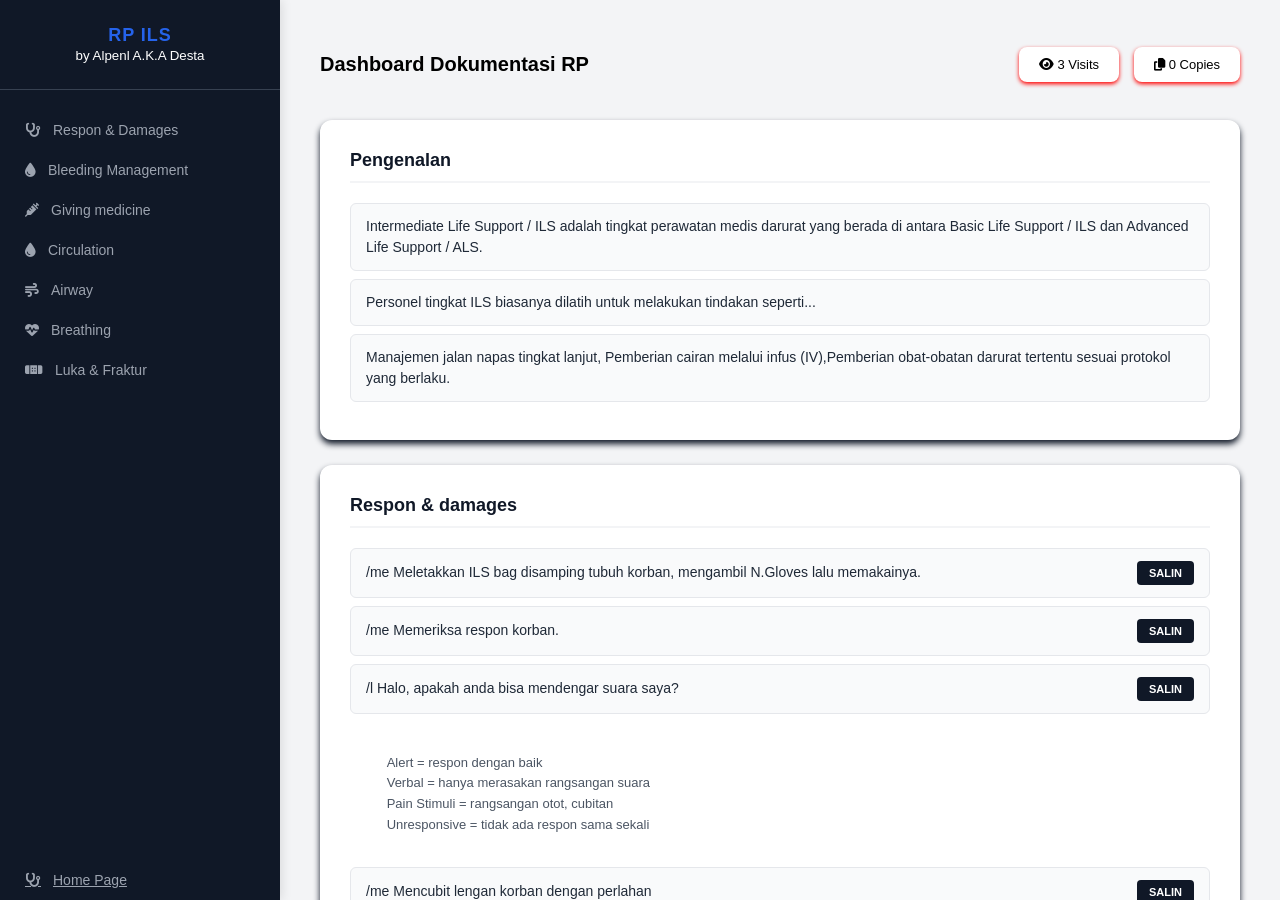
<file: ILS.html>
<!doctype html>
<html lang="id">
 <head>
  <meta charset="UTF-8">
  <meta name="viewport" content="width=device-width, initial-scale=1.0">
  <title>ILS Procedure</title>
  <link rel="stylesheet" href="style.css">
  <link rel="stylesheet" href="https://cdnjs.cloudflare.com/ajax/libs/font-awesome/6.4.0/css/all.min.css">
 </head>
 <body>
     <button class="hamburger" onclick="toggleMenu()"> 
    <i class="fas fa-bars"></i>
     </button>
  <div class="sidebar">
   <div class="sidebar-header">
    <h2>RP ILS</h2>
    <small>by Alpenl A.K.A Desta</small>
   </div>
   <div class="nav-menu">
         <div class="nav-link" onclick="sc('sec1')">
     <i class="fas fa-stethoscope"></i> Respon &amp; Damages</div>
    <div class="nav-link" onclick="sc('sec2')">
     <i class="fas fa-droplet"></i> Bleeding Management</div>
    <div class="nav-link" onclick="sc('sec3')">
     <i class="fas fa-syringe"></i> Giving medicine </div>
    <div class="nav-link" onclick="sc('sec4')">
     <i class="fas fa-droplet"></i> Circulation </div>
    <div class="nav-link" onclick="sc('sec5')">
     <i class="fas fa-wind"></i> Airway </div>
    <div class="nav-link" onclick="sc('sec6')">
     <i class="fas fa-heartbeat"></i> Breathing </div>
     <div class="nav-link" onclick="sc('sec7')">
     <i class="fas fa-band-aid"></i> Luka &amp; Fraktur
    </div>
   </div>
   <a href="index.html" target="_self" class="nav-link">
     <i class="fas fa-stethoscope"></i> Home Page
    </a>
  </div>
  <di class="main">
   <div class="header-box">
    <h1 style="font-size: 20px;">Dashboard Dokumentasi RP</h1>
    <div class="stats">
        <div class="stat-card">
        <i class="fas fa-eye"></i> <span id="v">0</span> Visits
        </div>
        <div class="stat-card">
        <i class="fas fa-copy"></i> <span id="c">0</span> Copies
        </div>
    </div>
   </div>
   <!-- End of Header Box -->
   <div class="section" id="sec0">
    <div class="section-title">Pengenalan</div>
    <div class="row">
    <div class="text">Intermediate Life Support / ILS adalah tingkat perawatan medis darurat yang berada di
antara Basic Life Support / ILS dan Advanced Life Support / ALS.</div>
    </div>
    <div class="row">
    <div class="text">Personel tingkat ILS biasanya dilatih untuk melakukan tindakan seperti...</div>
    </div>
    <div class="row">
    <div class="text">Manajemen jalan napas tingkat lanjut, Pemberian cairan melalui infus (IV),Pemberian obat-obatan darurat tertentu sesuai protokol yang berlaku.
</div>
    </div>
   </div>
  <!-- End of Section 0 -->
      <div class="section" id="sec1">
    <div class="section-title">Respon &amp; damages</div>
    <div class="row">
     <div class="text">/me Meletakkan ILS bag disamping tubuh korban, mengambil N.Gloves lalu memakainya.</div>
     <button class="copy-btn" onclick="cp(this)">SALIN</button>
    </div>
    <div class="row">
     <div class="text">/me Memeriksa respon korban.</div>
     <button class="copy-btn" onclick="cp(this)">SALIN</button>
    </div>
    <div class="row">
     <div class="text">/l Halo, apakah anda bisa mendengar suara saya?</div>
     <button class="copy-btn" onclick="cp(this)">SALIN</button>
    </div>
    <div class="plain-text">
      Alert = respon dengan baik
      Verbal = hanya merasakan rangsangan suara
      Pain Stimuli = rangsangan otot, cubitan
      Unresponsive = tidak ada respon sama sekali
    </div>
    <div class="row">
     <div class="text">/me Mencubit lengan korban dengan perlahan</div>
     <button class="copy-btn" onclick="cp(this)">SALIN</button>
    </div>    
    <div class="row">
     <div class="text">/do Apakah korban memberikan reaksi?</div>
     <button class="copy-btn" onclick="cp(this)">SALIN</button>
    </div>
    <div class="row">
     <div class="text">/me Memeriksa kondisi korban dengan teliti.</div>
     <button class="copy-btn" onclick="cp(this)">SALIN</button>
    </div>
   </div>
   <!-- End of Section 1 -->
   <div class="section" id="sec2">
    <div class="section-title">Pendarahan (Bleeding)</div>
    <div class="row">
     <div class="text">/me Mengambil Trauma dressing dari dalam ILS bag, membuka kain yang menghalangi luka.</div>
     <button class="copy-btn" onclick="cp(this)">SALIN</button>
    </div>
    <div class="row">
     <div class="text">/do apakah pendarahan berhasil dihentikan?</div>
     <button class="copy-btn" onclick="cp(this)">SALIN</button>
    </div>
    <div class="plain-text"><b>Pembalutan Trauma Dressing kembali</b></div>
    <div class="row">
     <div class="text">/me Mengambil Trauma Dressing yang baru, membalutkannya kembali lalu memberikan tekanan.</div>
     <button class="copy-btn" onclick="cp(this)">SALIN</button>
    </div>
    <div class="row">
     <div class="text">/do apakah pendarahan telah terhenti?</div>
     <button class="copy-btn" onclick="cp(this)">SALIN</button>
    </div>
    <div class="plain-text"><b>Elevation</b></div>
    <div class="row">
     <div class="text">/me Mengangkat lengan korban yang masih terjadi pendarahan keatas dada.</div>
     <button class="copy-btn" onclick="cp(this)">SALIN</button>
    </div>
    <div class="row">
     <div class="text">/do apakah pendarahan berhenti?</div>
     <button class="copy-btn" onclick="cp(this)">SALIN</button>
    </div>
    <div class="plain-text"><b>Arterial Pressure</b></div>
    <div class="row">
        <div class="text">/me Menekan arteri yang berada diatas luka pendarahan.</div>
        <button class="copy-btn" onclick="cp(this)">SALIN</button>
    </div>
    <div class="row">
        <div class="text">/do Apakah pendarahan berhenti?</div>
        <button class="copy-btn" onclick="cp(this)">SALIN</button>
    </div>
    <div class="plain-text"><b>Tourniquet</b></div>
    <div class="row">
     <div class="text">/me Mengambil tourniquet dari dalam ILS bag, mengikatnya diatas luka pendarahan, lalu mengencangkannya hingga pendarahan berhenti.</div>
     <button class="copy-btn" onclick="cp(this)">SALIN</button>
    </div>
    <div class="plain-text"><b>CRoC (Combat Ready Clamp(Groin))</b></div>
    <div class="row">
     <div class="text">/me mengambil CRoC dari dalam ILS bag lalu merakit CRoC tersebut.</div>
     <button class="copy-btn" onclick="cp(this)">SALIN</button>
    </div>
    <div class="row">
     <div class="text">/me meletakkan CRoC di area luka yang mengalami pendarahan.</div>
     <button class="copy-btn" onclick="cp(this)">SALIN</button>
    </div>
    <div class="row">
     <div class="text">/me memposisikan lengan mendatar CRoC di atas luka pendarahan.</div>
     <button class="copy-btn" onclick="cp(this)">SALIN</button>
    </div>
    <div class="row">
     <div class="text">/me memastikan kepala cakram CRoC menyentuh luka pendarahan.</div>
     <button class="copy-btn" onclick="cp(this)">SALIN</button>
    </div>
    <div class="row">
     <div class="text">/me memutar T-Handle, memberikan tekanan hingga pendarahan terhenti.</div>
     <button class="copy-btn" onclick="cp(this)">SALIN</button>
    </div>
    <div class="row">
     <div class="text">/do apakah pendarahan telah terhenti?</div>
     <button class="copy-btn" onclick="cp(this)">SALIN</button>
    </div>
   </div>
   <!-- End of Section 2 -->
   <div class="section" id="sec3">
    <div class="section-title">Giving Medicine</div>
    <div class="row">
     <div class="text">/me  mengambil alkohol swab dari ILS bag, kemudian mengoleskan nya pada
bagian punggung tangan secara pelan dan merata.
</div>
     <button class="copy-btn" onclick="cp(this)">SALIN</button>
    </div>
    <div class="plain-text"> Ephinefrin (IV): Memacu jantung dan menyempitkan pembuluh darah.

Amiodarone (IV): Mengatasi gangguan irama jantung berat (VF/VT).

Cairan Kristaloid (NaCl 0,9%): Menambah volume darah dan pembilas obat. 

Salbutamol (IV): Mengatasi asma dan gangguan pernapasan lainnya.

Morphine / Fentanyl (IV): Pereda nyeri berat.(serangan Jantung atau trauma berat)</div>
    <div class="row">
     <div class="text">/me mengambil set infus, abocath, dan (nama Obat), perlahan
menusukkan jarum ke vena di punggung tangan korban.
</div>
     <button class="copy-btn" onclick="cp(this)">SALIN</button>
    </div>
    <div class="row">
     <div class="text">/me menyuntikkan obat darurat melalui injection port, mengatur tetesan cairan agar masuk secara konstan ke aliran darah.</div>
     <button class="copy-btn" onclick="cp(this)">SALIN</button>
    </div>
    <div class="row">
     <div class="text">/me membuang jarum bekas pakai ke dalam safety box,
menempelkan plester fikasi.</div>
     <button class="copy-btn" onclick="cp(this)">SALIN</button>
    </div>
    <div class="row">
     <div class="text">/do Terlihat cairan obat mengalir lancar ke pembuluh darah </div>
     <button class="copy-btn" onclick="cp(this)">SALIN</button>
    </div>
   </div>
   <!-- End of Section 3 -->
   <div class="section" id="sec4">
    <div class="section-title">Circulation</div>
    <div class="row">
     <div class="text">/me meletakkan jari telunjuk ke carotid artery, menghitung denyut nadinya.
</div>
     <button class="copy-btn" onclick="cp(this)">SALIN</button>
    </div>
    <div class="row">
     <div class="text">/do Berapa jumlah denyut nadi korban? (60-100 normal)</div>
     <button class="copy-btn" onclick="cp(this)">SALIN</button>
    </div>
        <div class="plain-text">Teknik CPR dan BVM:</div>
    <div class="row">
     <div class="text">/me memposisikan tangan di tengah dada pasien, lalu mulai melakukan CPR sebanyak 30 kali selama 1 menit.
</div>
     <button class="copy-btn" onclick="cp(this)">SALIN</button>
    </div>
    <div class="row">
     <div class="text">/me mengambil BVM dari ILS bag, memasangkannya pada mulut dan hidung korban. Menekan kantung udara BVM 4 kali, agar udara mengalir.
</div>
     <button class="copy-btn" onclick="cp(this)">SALIN</button>
    </div>
    <div class="plain-text">teknik CARDIAC ARREST (Epinephrine)</div>
    <div class="row">
     <div class="text">/me mengambil alkohol swab dari ILS bag, kemudian mengoleskan nya pada
bagian punggung tangan secara pelan dan merata.</div>
     <button class="copy-btn" onclick="cp(this)">SALIN</button>
    </div>
    <div class="row">
     <div class="text">/me mengambil set infus, abocath, dan Epinephrine, lalu secara perlahan menusukkan jarum ke vena di punggung tangan korban.</div>
     <button class="copy-btn" onclick="cp(this)">SALIN</button>
    </div>
    <div class="row">
     <div class="text">/me menyuntikkan obat darurat melalui injection port pada selang infus,
kemudian mengatur tetesan cairan agar masuk secara konstan ke aliran darah.</div>
     <button class="copy-btn" onclick="cp(this)">SALIN</button>
    </div>
    <div class="row">
     <div class="text">/me membuang jarum bekas pakai ke dalam safety box dan menempelkan
plester fiksasi pada area suntikan agar posisi jarum tidak bergeser.
</div>
     <button class="copy-btn" onclick="cp(this)">SALIN</button>
    </div>
    <div class="row">
     <div class="text">/do Terlihat cairan obat mengalir lancar ke pembuluh darah</div>
     <button class="copy-btn" onclick="cp(this)">SALIN</button>
    </div>
    <div class="plain-text">CARDIAC ARREST (AED)</div>
    <div class="row">
     <div class="text">/me mengambil AED dan Alkohol swab dari dalam ILS bag, membuka baju
korban di area dada nya kemudian mengoleskan alkohol swab secara merata.</div>
     <button class="copy-btn" onclick="cp(this)">SALIN</button>
    </div>
    <div class="row">
     <div class="text">/me menempelkan bantalan elektroda AED pada dada korban, kemudian
menyalakan AED untuk memantau irama jantung korban secara manual.</div>
     <button class="copy-btn" onclick="cp(this)">SALIN</button>
    </div>
    <div class="row">
     <div class="text">/do AED mendeteksi irama jantung memerlukan shock.</div>
     <button class="copy-btn" onclick="cp(this)">SALIN</button>
    </div>
    <div class="row">
     <div class="text">/me menekan tombol shock pada AED, setelah shock ia kemudian melakukan
kompresi jantung sebanyak 30 kali selama 1 menit.
</div>
     <button class="copy-btn" onclick="cp(this)">SALIN</button>
    </div>
   </div>
   <!-- End of Section 4 -->
   <div class="section" id="sec5">
    <div class="section-title">Airway </div>
    <div class="plain-text">//MEMBUKA AIRWAY (Head Tilt/Chin Lift) (Pingsan Biasa)</div>
    <div class="row">
     <div class="text">/me menekan dahi pasien ke bawah sambil mengangkat tulang dagu ke atas
menggunakan dua jari agar pangkal lidah terangkat dan jalan napas terbuka.</div>
     <button class="copy-btn" onclick="cp(this)">SALIN</button>
    </div>
    <div class="plain-text">/meMBUKA AIRWAY (Jaw Thrust) (Trauma Berat/Kecelakaan)</div>
    <div class="row">
     <div class="text">/me mendorong sudut rahang bawah pasien ke arah depan tanpa menggerakkan posisi leher untuk membuka jalan napas dengan aman.</div>
     <button class="copy-btn" onclick="cp(this)">SALIN</button>
    </div>
    <div class="row">
     <div class="text">/me mengambil Penlight dari dalam ILS, menyalakkannya lalu memeriksa Airway Korban.</div>
     <button class="copy-btn" onclick="cp(this)">SALIN</button>
    </div>
    <div class="row">
     <div class="text">/do apakah ada halangan di Airway korban?</div>
     <button class="copy-btn" onclick="cp(this)">SALIN</button>
    </div>
    <div class="plain-text">//HALANGAN BENDA PADAT (Tweezer)</div>
    <div class="row">
     <div class="text">/me  mengambil tweezer dari dalam ILS bag, kemudian mencoba mengambil
halangan tersebut dengan cara menjepit nya dan menariknya keluar</div>
     <button class="copy-btn" onclick="cp(this)">SALIN</button>
    </div>
    <div class="plain-text">//HALANGAN BENDA CAIR (Suction)</div>
    <div class="row">
     <div class="text">/me  memasukkan kateter suction ke dalam rongga mulut hingga pangkal lidah,
lalu menariknya keluar secara melingkar sambil menyedot cairan yang menghambat napas.</div>
     <button class="copy-btn" onclick="cp(this)">SALIN</button>
    </div>
    <div class="plain-text">//OPA (Oropharyngeal Airway) (Pasien Pingsan) (Membantu jalan nafas tetap
terbuka)</div>
    <div class="row">
     <div class="text">/me memasukkan alat OPA dengan posisi melengkung keatas,memutarnya 180 derajat saat mencapai langit-langit mulut.</div>
     <button class="copy-btn" onclick="cp(this)">SALIN</button>
    </div>
   </div>
   <!-- End of Section 5 -->
   <div class="section" id="sec6">
    <div class="section-title">Breathing</div>
    <div class="plain-text">//Cek Manual</div>
    <div class="row">
     <div class="text">/me mendekatkan telinga ke hidung dan mulut korban, sekaligus memfokuskan
pandangan ke arah dada korban dan memeriksa pernafasannya.
</div>
     <button class="copy-btn" onclick="cp(this)">SALIN</button>
    </div>
    <div class="row">
     <div class="text">/do Jumlah Pernafasan? (12-20 normal) </div>
     <button class="copy-btn" onclick="cp(this)">SALIN</button>
    </div>
    <div class="plain-text">//CEK SATURASI OKSIGEN dengan Pulse Oximeter</div>
    <div class="row">
     <div class="text">/me mengambil oximeter dari ILS bag, menjepitkannya pada
ujung jari telunjuk tangan kanan korban untuk mengukur saturasi oksigen.
</div>
     <button class="copy-btn" onclick="cp(this)">SALIN</button>
    </div>
    <div class="row">
     <div class="text">/do Saturasi oksigen? (95-100 persen normalnya)</div>
     <button class="copy-btn" onclick="cp(this)">SALIN</button>
    </div>
    <div class="plain-text">//NASAL CANNULA (90-94)</div> 
    <div class="row">
     <div class="text">/me memutar flowmeter pada tabung oksigen ke angka 4 LPM, lalu mengecek
aliran udara di ujung selang menggunakan punggung tangan.</div>
     <button class="copy-btn" onclick="cp(this)">SALIN</button>
    </div>
    <div class="row">
     <div class="text">/me memasangkan kedua kanula ke lubang hidung pasien dan menyampirkan
talinya ke belakang telinga agar posisi selang tidak bergeser.</div>
     <button class="copy-btn" onclick="cp(this)">SALIN</button>
    </div>
    <div class="plain-text">//SIMPLE FACE MASK 85-89%</div>
    <div class="row">
     <div class="text">/me membuka katup tabung oksigen dan mengatur aliran pada 8 LPM,
kemudian memastikan masker wajah dalam kondisi bersih.</div>
     <button class="copy-btn" onclick="cp(this)">SALIN</button>
    </div>
    <div class="row">
     <div class="text">/me memposisikan masker SFM menutupi hidung hingga dagu pasien, lalu
menarik tali elastisnya ke belakang kepala agar masker menempel rapat.
</div>
     <button class="copy-btn" onclick="cp(this)">SALIN</button>
    </div>
    <div class="plain-text">//NON-REBREATHING MASK (dibawah 85 )</div>
    <div class="row">
     <div class="text">/me memutar knop tabung oksigen ke aliran maksimal 15 LPM, lalu menutup
katup masker hingga kantung reservoar terisi penuh.</div>
     <button class="copy-btn" onclick="cp(this)">SALIN</button>
    </div>
    <div class="row">
     <div class="text">/me menempelkan masker NRM dengan teknik seal yang kuat pada wajah
pasien agar oksigen murni tidak bercampur dengan udara luar.
</div>
     <button class="copy-btn" onclick="cp(this)">SALIN</button>
    </div>
   </div>
  <!-- End of Section 6 -->
      <div class="section" id="sec7">
    <div class="section-title">Penanganan Luka</div>
    <div class="plain-text"><b>Luka terbuka (Tergores)</b></div>
    <div class="row">
     <div class="text">/me mengambil saline solution dan cutton pad dari ILS</div>
     <button class="copy-btn" onclick="cp(this)">SALIN</button>
    </div>
    <div class="row">
     <div class="text">/me menuangkan saline solution keatas cutton pad lalu mengoleskannya ke luka korban</div>
     <button class="copy-btn" onclick="cp(this)">SALIN</button>
    </div>
    <div class="row">
     <div class="text">/me mengambil gauze pad dan medical tape dari ILS</div>
     <button class="copy-btn" onclick="cp(this)">SALIN</button>
    </div>
    <div class="row">
     <div class="text">/me menaruh gauze pad diatas luka korban dan merekatkannya dengan medical tape</div>
     <button class="copy-btn" onclick="cp(this)">SALIN</button>
    </div>
    <div class="plain-text"><b>Luka Memar</b></div>
    <div class="row">
     <div class="text">/me mengambil ICP dan kain tipis dari dalam ILS bag</div>
     <button class="copy-btn" onclick="cp(this)">SALIN</button>
    </div>
    <div class="row">
     <div class="text">/me menaruh ICP diatas luka memar korban, lalu menunggunya selama 15 menit</div>
     <button class="copy-btn" onclick="cp(this)">SALIN</button>
    </div>
    <div class="row">
     <div class="text">/do 15 menit berlalu</div>
     <button class="copy-btn" onclick="cp(this)">SALIN</button>
    </div>
    <div class="row">
     <div class="text">/me Mengangkat ICP, mengambil kain lalu menyimpannya kedalam ILS bag</div>
     <button class="copy-btn" onclick="cp(this)">SALIN</button>
    </div>
    <div class="plain-text"><b>Luka Bakar</b></div>
    <div class="row">
     <div class="text">/me mengambil alkohol swab dan kapas dari dalam ILS bag</div>
     <button class="copy-btn" onclick="cp(this)">SALIN</button>
    </div>
    <div class="row">
     <div class="text">/me mengoleskan alkohol ke kapas lalu mengoleskannya ke luka bakar korban</div>
     <button class="copy-btn" onclick="cp(this)">SALIN</button>
    </div>
    <div class="row">
        <div class="text">/me mengambil non stick bandage dan medical tape dari dalam ILS bag</div>
        <button class="copy-btn" onclick="cp(this)">SALIN</button>
    </div>
    <div class="row">
        <div class="text">/me menaruh non stick bandage diatas luka bakar korban, lalu merekatkannya dengan medical tape</div>
        <button class="copy-btn" onclick="cp(this)">SALIN</button>
    </div>
    <div class="plain-text"><b>Triangular Bandage</b> Jika kamu merasakan ada tulang yang patah di bagian lengan, maka diwajibkan untuk kamu menggunakan Triangular Bandage. Triangular Bandage digunakan untuk mencegah cedera lebih lanjut pada lengan yang patah. Cara memakai Triangular Bandage adalah dengan mengaitkan ujung satu ke belakang leher dan ujung satu lagi ke bawah lengan yang patah secara DIAGONAL. Jika tulang patah terbuka/compound, segera lakukan D.E.A.T lalu pasangkan Triangular Bandage, alat ini terdapat di dalam ILS bag anda.
Cara memakai Triangular Bandage</div>
    <div class="row">
     <div class="text">/me memposisikan lengannya menjadi huruf L di depan dadanya.</div>
     <button class="copy-btn" onclick="cp(this)">SALIN</button>
    </div>
    <div class="row">
     <div class="text">/me mengaplikasikan Triangular Bandage tersebut dan mengikatnya di belakang leher korban.</div>
     <button class="copy-btn" onclick="cp(this)">SALIN</button>
    </div>
   <div class="plain-text"><b>Cervical Collar (C-Collar)</b> patah di bagian leher atau tulang belakang</div>
    <div class="row">
     <div class="text">/me mengambil C-Collar dari dalam ILS bag, membuka kancingnya lalu memasangnya pada leher korban.</div>
     <button class="copy-btn" onclick="cp(this)">SALIN</button>
    </div>
    <div class="plain-text"><b>Vacuum Splint</b>  digunakan untuk pasien yang mengalami patah tulang pada Lengan & Kaki.</div>
    <div class="row">
     <div class="text">/me mengambil Vacuum Splint dan pompa portable dari ILS bag.</div>
     <button class="copy-btn" onclick="cp(this)">SALIN</button>
    </div>
    <div class="row">
     <div class="text">/me memasangkan Vacuum Splint pada bagian luka korban yang mengalami patah tulang dan mengunci katupnya.</div>
     <button class="copy-btn" onclick="cp(this)">SALIN</button>
    </div>
    <div class="row">
     <div class="text">/me memompa pompa portable tersebut hingga Vacuum Splint mengeras.</div>
     <button class="copy-btn" onclick="cp(this)">SALIN</button>
    </div>
  <!-- End of section 7 -->
  <div class="footer">
    Dibuat oleh <b>Alpenl A.K.A Desta</b> © 2026
   </div>
  </div>
  <div id="toast">Text Lo Berhasil di Copy Mpruy!!!</div>
  <script>
    // Logic Stats
    let visits = localStorage.getItem('v_sol') || 0;
    let copies = localStorage.getItem('c_sol') || 0;
    visits++;
    localStorage.setItem('v_sol', visits);
    document.getElementById('v').innerText = visits;
    document.getElementById('c').innerText = copies;

    function sc(id) {
        document.getElementById(id).scrollIntoView({ behavior: 'smooth' });
        document.querySelectorAll('.nav-link').forEach(el => el.classList.remove('active'));
        event.currentTarget.classList.add('active');
    }

    function cp(btn) {
        const txt = btn.parentElement.querySelector('.text').innerText;
        navigator.clipboard.writeText(txt);
        copies++;
        localStorage.setItem('c_sol', copies);
        document.getElementById('c').innerText = copies;
        
        const t = document.getElementById('toast');
        t.style.display = 'block';
        setTimeout(() => t.style.display = 'none', 1500);
    }
        function toggleMenu() {
    document.querySelector('.sidebar').classList.toggle('show');
}
</script>
 </body>
</html>
</file>
<file: landing.css>
/* ===================== */
/* LANDING PAGE */
/* ===================== */

/* Pastikan navbar menggunakan flexbox agar logo dan menu sejajar tengah secara vertikal */
.navbar {
    display: flex;
    position: sticky;
    top: 0;
    z-index: 1000; /* Memastikan navbar selalu berada di lapisan paling atas di atas foto/teks */
    width: 100%;
    max-width: 100%;
    justify-content: space-between;
    align-items: center;
    box-sizing: border-box;
    background:rgba(16,24,39,0.95);
    padding: 10px 40px; /* Sesuaikan jarak atas-bawah dan kiri-kanan */
}

/* Atur ukuran logo di sini */
.navbar-logo {
    height: 45px; /* Ukuran ideal untuk navbar (bisa dicoba antara 40px - 55px) */
    width: auto;  /* Wajib auto agar rasio bulat/perisai logo tidak gepeng */
    display: block;
    object-fit: contain;
}

.nav-links{
    display:flex;
    gap:25px;
}

.nav-links a{
    text-decoration:none;
    color:rgb(255, 253, 253);
    font-size:14px;
    transition:.3s;
}

.nav-links a:hover{
    color:var(--accent);
}

.hero{
    min-height:100vh;
    display:flex;
    align-items:center;
    justify-content:center;
    text-align:center;
    padding:100px 20px;
    background:
    linear-gradient(
    135deg,
    #101827,
    #1f2937
    );
}

.hero-content{
    max-width:850px;
}

.badge{
    display:inline-block;
    background:#ffffff22;
    color:#ffffff;
    padding:10px 20px;
    border-radius:999px;
    margin-bottom:20px;
    font-size:14px;
}

.hero {
    /* Lapisan gelap transparan di atas foto agar teks tetap kontras */
    background-image: 
        linear-gradient(rgba(10, 20, 35, 0.72), rgba(10, 20, 35, 0.72)),
        url("LSFD.png");
    background-size: cover;      /* Foto memenuhi area tanpa gepeng */
    background-position: center; /* Fokus foto di tengah */
    background-repeat: no-repeat;

    /* Memperpendek tinggi ke bawah */
    min-height: 400px;           /* Ubah angka ini sesuai selera (misal 350px - 480px) */
    padding: 60px 20px;          /* Jarak atas dan bawah lebih ringkas */

    /* Menjaga isi tetap di tengah */
    display: flex;
    flex-direction: column;
    justify-content: center;
    align-items: center;
    text-align: center;
}

.hero h1{
    color:#ffffff;
}

.hero h1 span{
    color:#60a5fa;
}

.hero p{
    color:#ffffff;
    font-size:18px;
    line-height:1.8;
    margin-bottom:35px;
}

.hero-buttons{
    display:flex;
    justify-content:center;
    gap:15px;
    flex-wrap:wrap;
}

.btn-primary{
    background:var(--accent);
    color:rgb(255, 255, 255);
    text-decoration:none;
    padding:15px 30px;
    border-radius:10px;
    font-weight:600;
}

.btn-primary:hover{
    transform:translateY(-2px);
}

.btn-secondary{
    border:1px solid #4b5563;
    color:rgb(255, 255, 255);
    text-decoration:none;
    padding:15px 30px;
    border-radius:10px;
}

.about{
    padding:100px 20px;
    text-align:center;
    background:white;
}

.about h2{
    font-size:36px;
    color:var(--primary);
}

.about p{
    max-width:800px;
    margin:auto;
    line-height:1.8;
    color:#4b5563;
}

.features{
    padding:100px 20px;
    background:#f3f4f6;
}

.features h2{
    text-align:center;
    margin-bottom:50px;
    font-size:36px;
}

.cards{
    display:grid;
    grid-template-columns:repeat(auto-fit,minmax(280px,1fr));
    gap:25px;
}

.card{
    background:white;
    padding:35px;
    border-radius:16px;
    text-align:center;
    box-shadow:0 5px 20px rgba(0,0,0,.08);
    transition:.3s;
}

.card:hover{
    transform:translateY(-8px);
}

.card i{
    font-size:50px;
    color:var(--accent);
    margin-bottom:20px;
}

.card h3{
    margin-bottom:15px;
}

.card p{
    color:#6b7280;
    line-height:1.7;
}

.card {
    padding:15px 20px;
    font-size:18px;
    text-align:center;
    background-color: #ffffff;
}

.card a{
    display:inline-block;
    text-decoration:none;
    color:rgb(255, 255, 255);
    font-size:18px;
    text-align:center;
    background-color:#101827;
    padding:10px 20px; 
    border-radius:8px;
}


.cta{
    background:#101827;
    color:rgb(255, 255, 255);
    text-align:center;
    padding:100px 20px;
}

.cta h2{
    font-size:40px;
}

.cta p{
    color:#d1d5db;
    margin-bottom:30px;
}

footer{
    text-align:center;
    padding:40px;
    background:#0f172a;
    color:#9ca3af;
}

@media(max-width:768px){

    .navbar{
        padding:20px;
    }

    .nav-links{
        display:none;
    }

    .hero h1{
        font-size:40px;
    }

    .hero p{
        font-size:16px;
    }

}
</file>
<file: style.css>
:root {
            --primary: #101827;
            --accent: #2563eb;
            --bg: #f3f4f6;
            --card: #ffffff;
            --text-dark: #1f2937;
        }

        body {
            font-family: 'Inter', sans-serif;
            margin: 0;
            display: flex;
            background: var(--bg);
            height: 100vh;
            overflow: hidden;
        }

        /* Sidebar Kiri */
        .sidebar {
            width: 280px;
            background: var(--primary);
            color: white;
            display: flex;
            flex-direction: column;
            box-shadow: 2px 0 10px rgba(0,0,0,0.1);
        }

        .sidebar-header {
            padding: 25px;
            border-bottom: 1px solid #374151;
            text-align: center;
        }

        .sidebar-header h2 { font-size: 18px; margin: 0; color: var(--accent); letter-spacing: 1px; }

        .nav-menu { flex: 1; padding: 20px 0; overflow-y: auto; }

        .nav-link {
            padding: 12px 25px;
            display: flex;
            align-items: center;
            gap: 12px;
            cursor: pointer;
            transition: 0.3s;
            color: #9ca3af;
            font-size: 14px;
        }

        .nav-link:hover, .nav-link.active {
            background: #1f2937;
            color: white;
            border-left: 4px solid var(--accent);
        }

        /* Main Content Area */
        .main {
            flex: 1;
            padding: 40px;
            overflow-y: auto;
            scroll-behavior: smooth;
        }

        /* Header & Stats */
        .header-box {
            display: flex;
            justify-content: space-between;
            align-items: center;
            margin-bottom: 30px;
        }

        .stats { display: flex; gap: 15px; }
        .stat-card {
            background: var(--card);
            padding: 10px 20px;
            border-radius: 8px;
            box-shadow: 0 2px 4px #ff0000;
            font-size: 13px;
        }

        /* Content Sections */
        .section {
            background: var(--card);
            border-radius: 12px;
            padding: 30px;
            margin-bottom: 25px;
            box-shadow: 0 4px 6px #101827;
            animation: fadeIn 0.5s ease-out;
        }

        .section-title {
            font-size: 18px;
            font-weight: bold;
            margin-bottom: 20px;
            color: var(--primary);
            border-bottom: 2px solid var(--bg);
            padding-bottom: 10px;
        }

        .row {
            display: flex;
            justify-content: space-between;
            align-items: center;
            background: #f9fafb;
            padding: 12px 15px;
            border-radius: 6px;
            margin-bottom: 8px;
            border: 1px solid #e5e7eb;
            transition: 0.2s;
        }

        .row:hover { border-color: var(--accent); background: #f0f7ff; }

        .text { font-size: 14px; color: var(--text-dark); line-height: 1.5; }

        .copy-btn {
            background: var(--primary);
            color: white;
            border: none;
            padding: 6px 12px;
            border-radius: 4px;
            cursor: pointer;
            font-size: 11px;
            font-weight: 600;
        }

        .copy-btn:hover { background: var(--accent); }

        /* Label Khusus */
        .plain-text { padding: 10px 15px; font-size: 13px; color: #4b5563; line-height: 1.6; white-space: pre-wrap; }

        #toast {
            position: fixed;
            bottom: 20px;
            right: 20px;
            background: #101827;
            color: white;
            padding: 10px 20px;
            border-radius: 6px;
            display: none;
            z-index: 1000;
        }

        @keyframes fadeIn { from { opacity: 0; transform: translateY(10px); } to { opacity: 1; transform: translateY(0); } }

.footer { margin-top: 50px; text-align: center; font-size: 12px; color: #9ca3af; }
/* Hamburger */
.hamburger {
    display: none;
    position: fixed;
    top: 15px;
    left: 15px;
    z-index: 2000;
    background: #101827;
    color: white;
    border: none;
    padding: 12px 15px;
    border-radius: 8px;
    cursor: pointer;
    font-size: 20px;
}

/* Mobile */
@media (max-width: 768px) {

    body {
        overflow-x: hidden;
    }

    .hamburger {
        display: block;
    }

    .sidebar {
        position: fixed;
        left: -300px;
        top: 0;
        height: 100%;
        z-index: 1500;
        transition: 0.3s ease;
    }

    .sidebar.show {
        left: 0;
    }

    .main {
        width: 100%;
        padding: 70px 15px 20px;
    }

    .header-box {
        flex-direction: column;
        align-items: flex-start;
        gap: 10px;
    }

    .stats {
        width: 100%;
        flex-wrap: wrap;
    }

    .row {
        flex-direction: column;
        align-items: flex-start;
        gap: 10px;
    }

    .copy-btn {
        width: 100%;
    }
}
</file>
